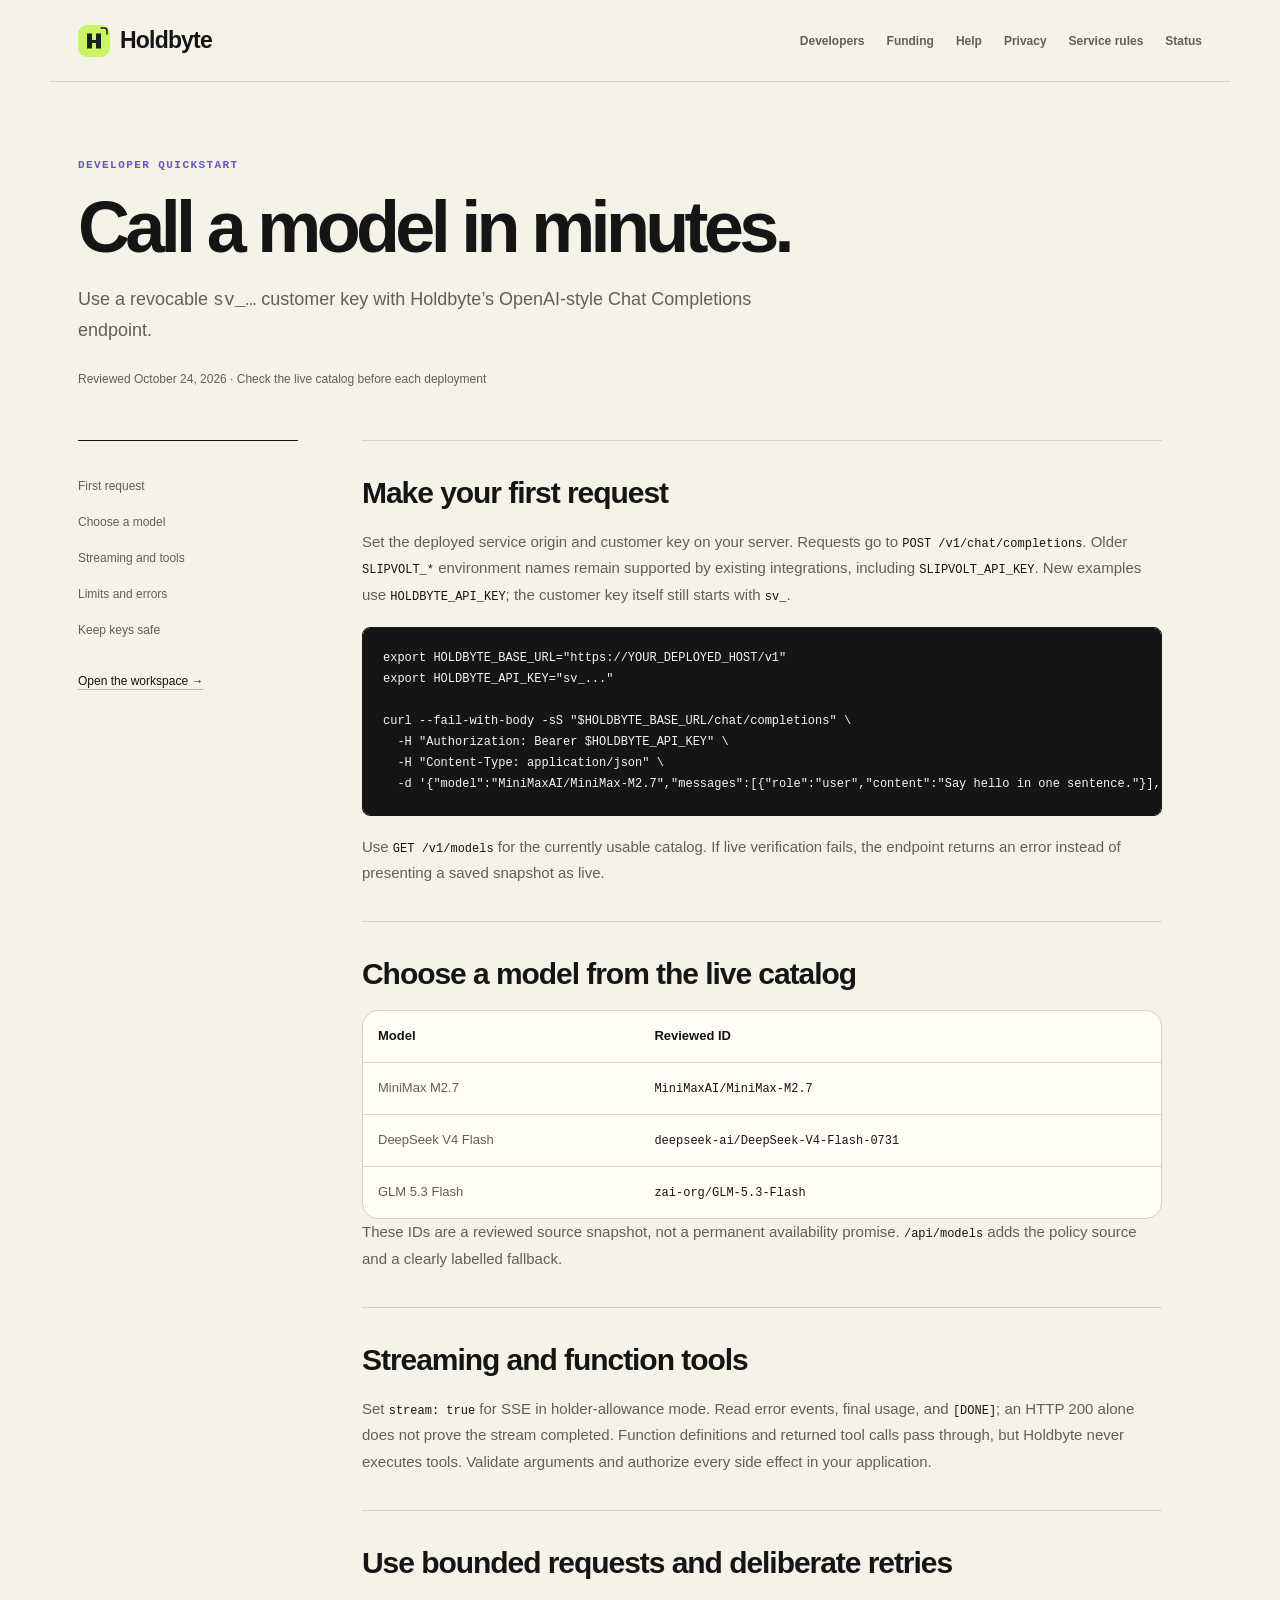
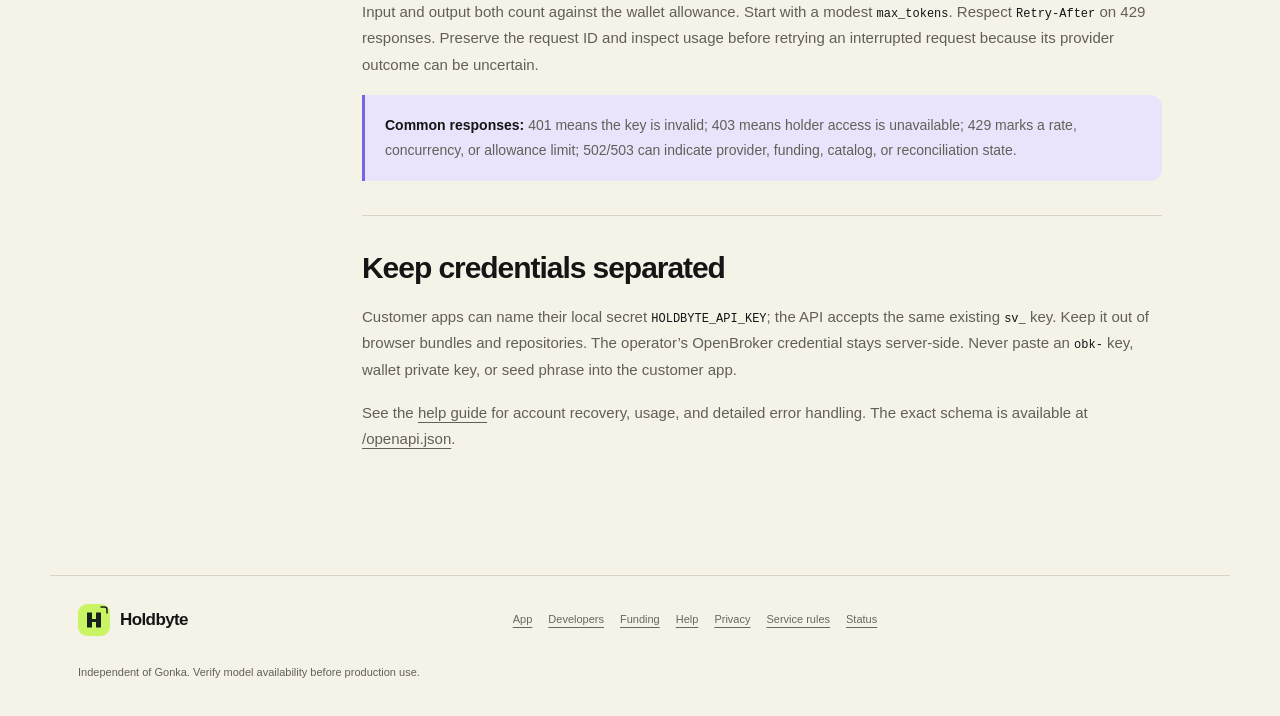
<file: public/developers/index.html>
<!doctype html>
<html lang="en"><head><meta charset="utf-8"><meta name="viewport" content="width=device-width,initial-scale=1"><title>Developer quickstart · Holdbyte</title><meta name="description" content="Connect an app to Holdbyte with a customer API key and the live model catalog."><link rel="icon" href="../favicon.svg"><link rel="stylesheet" href="../styles.css"><link rel="stylesheet" href="../content.css"></head>
<body class="doc-page"><a class="skip" href="#main">Skip to content</a>
<header class="top"><a class="brand" href="../" aria-label="Holdbyte home"><img class="brand-mark" src="../assets/brand-mark.svg" width="32" height="32" alt=""><span data-site-name>Holdbyte</span></a><nav aria-label="Documentation navigation"><a href="../developers/">Developers</a><a href="../funding/">Funding</a><a href="../help/">Help</a><a href="../privacy/">Privacy</a><a href="../terms/">Service rules</a><a href="../status/">Status</a></nav></header>
<main id="main"><div class="doc-header"><span class="eyebrow">DEVELOPER QUICKSTART</span><h1>Call a model in minutes.</h1><p>Use a revocable <code>sv_…</code> customer key with Holdbyte’s OpenAI-style Chat Completions endpoint.</p><p class="doc-date">Reviewed October 24, 2026 · Check the live catalog before each deployment</p></div>
<div class="doc-layout"><aside><nav aria-label="On this page"><a href="#start">First request</a><a href="#models">Choose a model</a><a href="#features">Streaming and tools</a><a href="#errors">Limits and errors</a><a href="#security">Keep keys safe</a></nav><a class="text-link" href="../#playground">Open the workspace →</a></aside><article class="doc-body">
<section id="start"><h2>Make your first request</h2><p>Set the deployed service origin and customer key on your server. Requests go to <code>POST /v1/chat/completions</code>. Older <code>SLIPVOLT_*</code> environment names remain supported by existing integrations, including <code>SLIPVOLT_API_KEY</code>. New examples use <code>HOLDBYTE_API_KEY</code>; the customer key itself still starts with <code>sv_</code>.</p><pre><code>export HOLDBYTE_BASE_URL="https://YOUR_DEPLOYED_HOST/v1"
export HOLDBYTE_API_KEY="sv_..."

curl --fail-with-body -sS "$HOLDBYTE_BASE_URL/chat/completions" \
  -H "Authorization: Bearer $HOLDBYTE_API_KEY" \
  -H "Content-Type: application/json" \
  -d '{"model":"MiniMaxAI/MiniMax-M2.7","messages":[{"role":"user","content":"Say hello in one sentence."}],"max_tokens":256}'</code></pre><p>Use <code>GET /v1/models</code> for the currently usable catalog. If live verification fails, the endpoint returns an error instead of presenting a saved snapshot as live.</p></section>
<section id="models"><h2>Choose a model from the live catalog</h2><div class="table-scroll" tabindex="0" role="region" aria-label="Reviewed model IDs"><table><thead><tr><th scope="col">Model</th><th scope="col">Reviewed ID</th></tr></thead><tbody><tr><td>MiniMax M2.7</td><td><code>MiniMaxAI/MiniMax-M2.7</code></td></tr><tr><td>DeepSeek V4 Flash</td><td><code>deepseek-ai/DeepSeek-V4-Flash-0731</code></td></tr><tr><td>GLM 5.3 Flash</td><td><code>zai-org/GLM-5.3-Flash</code></td></tr></tbody></table></div><p>These IDs are a reviewed source snapshot, not a permanent availability promise. <code>/api/models</code> adds the policy source and a clearly labelled fallback.</p></section>
<section id="features"><h2>Streaming and function tools</h2><p>Set <code>stream: true</code> for SSE in holder-allowance mode. Read error events, final usage, and <code>[DONE]</code>; an HTTP 200 alone does not prove the stream completed. Function definitions and returned tool calls pass through, but Holdbyte never executes tools. Validate arguments and authorize every side effect in your application.</p></section>
<section id="errors"><h2>Use bounded requests and deliberate retries</h2><p>Input and output both count against the wallet allowance. Start with a modest <code>max_tokens</code>. Respect <code>Retry-After</code> on 429 responses. Preserve the request ID and inspect usage before retrying an interrupted request because its provider outcome can be uncertain.</p><div class="notice"><p><strong>Common responses:</strong> 401 means the key is invalid; 403 means holder access is unavailable; 429 marks a rate, concurrency, or allowance limit; 502/503 can indicate provider, funding, catalog, or reconciliation state.</p></div></section>
<section id="security"><h2>Keep credentials separated</h2><p>Customer apps can name their local secret <code>HOLDBYTE_API_KEY</code>; the API accepts the same existing <code>sv_</code> key. Keep it out of browser bundles and repositories. The operator’s OpenBroker credential stays server-side. Never paste an <code>obk-</code> key, wallet private key, or seed phrase into the customer app.</p><p>See the <a href="../help/">help guide</a> for account recovery, usage, and detailed error handling. The exact schema is available at <a href="/openapi.json">/openapi.json</a>.</p></section>
</article></div></main>
<footer><a class="brand" href="../" aria-label="Holdbyte home"><img class="brand-mark" src="../assets/brand-mark.svg" width="32" height="32" alt=""><span data-site-name>Holdbyte</span></a><nav class="footer-links" aria-label="Footer navigation"><a href="../">App</a><a href="../developers/">Developers</a><a href="../funding/">Funding</a><a href="../help/">Help</a><a href="../privacy/">Privacy</a><a href="../terms/">Service rules</a><a href="../status/">Status</a></nav><p>Independent of Gonka. Verify model availability before production use.</p></footer></body></html>
</file>
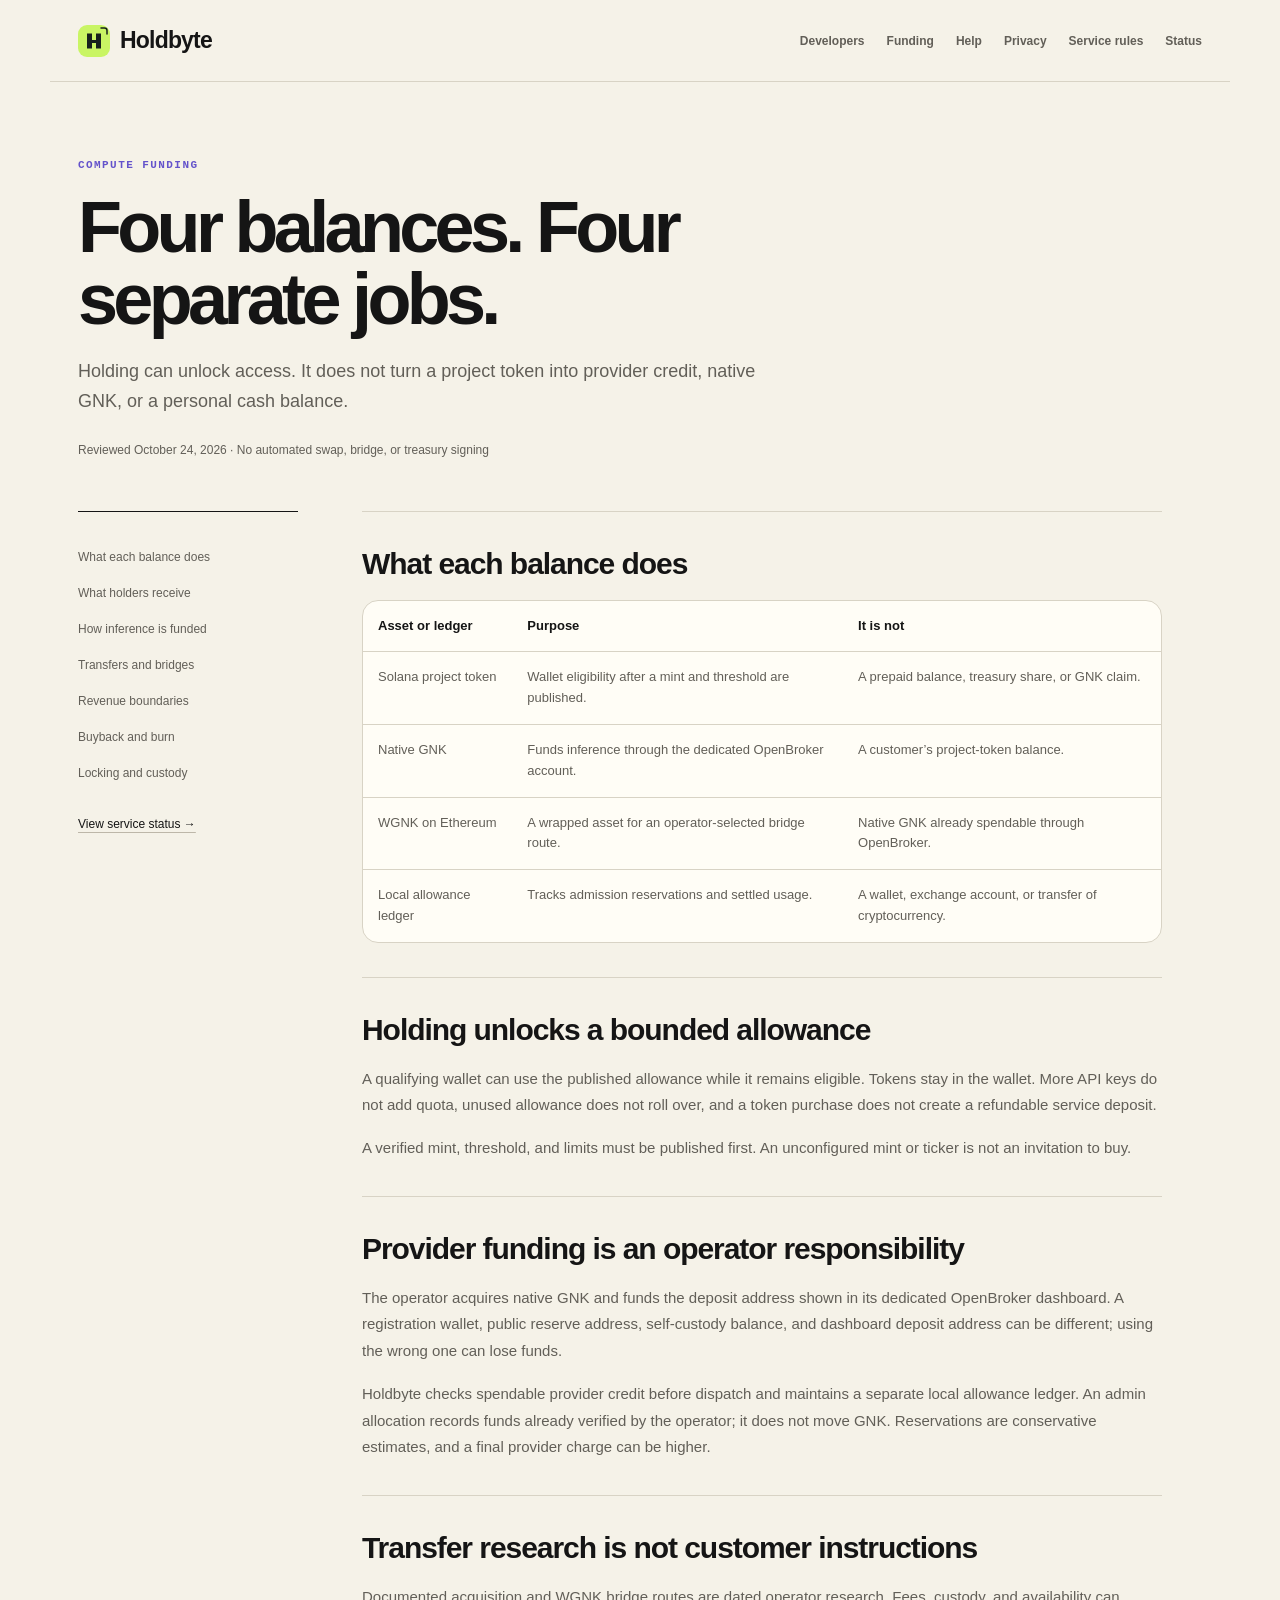
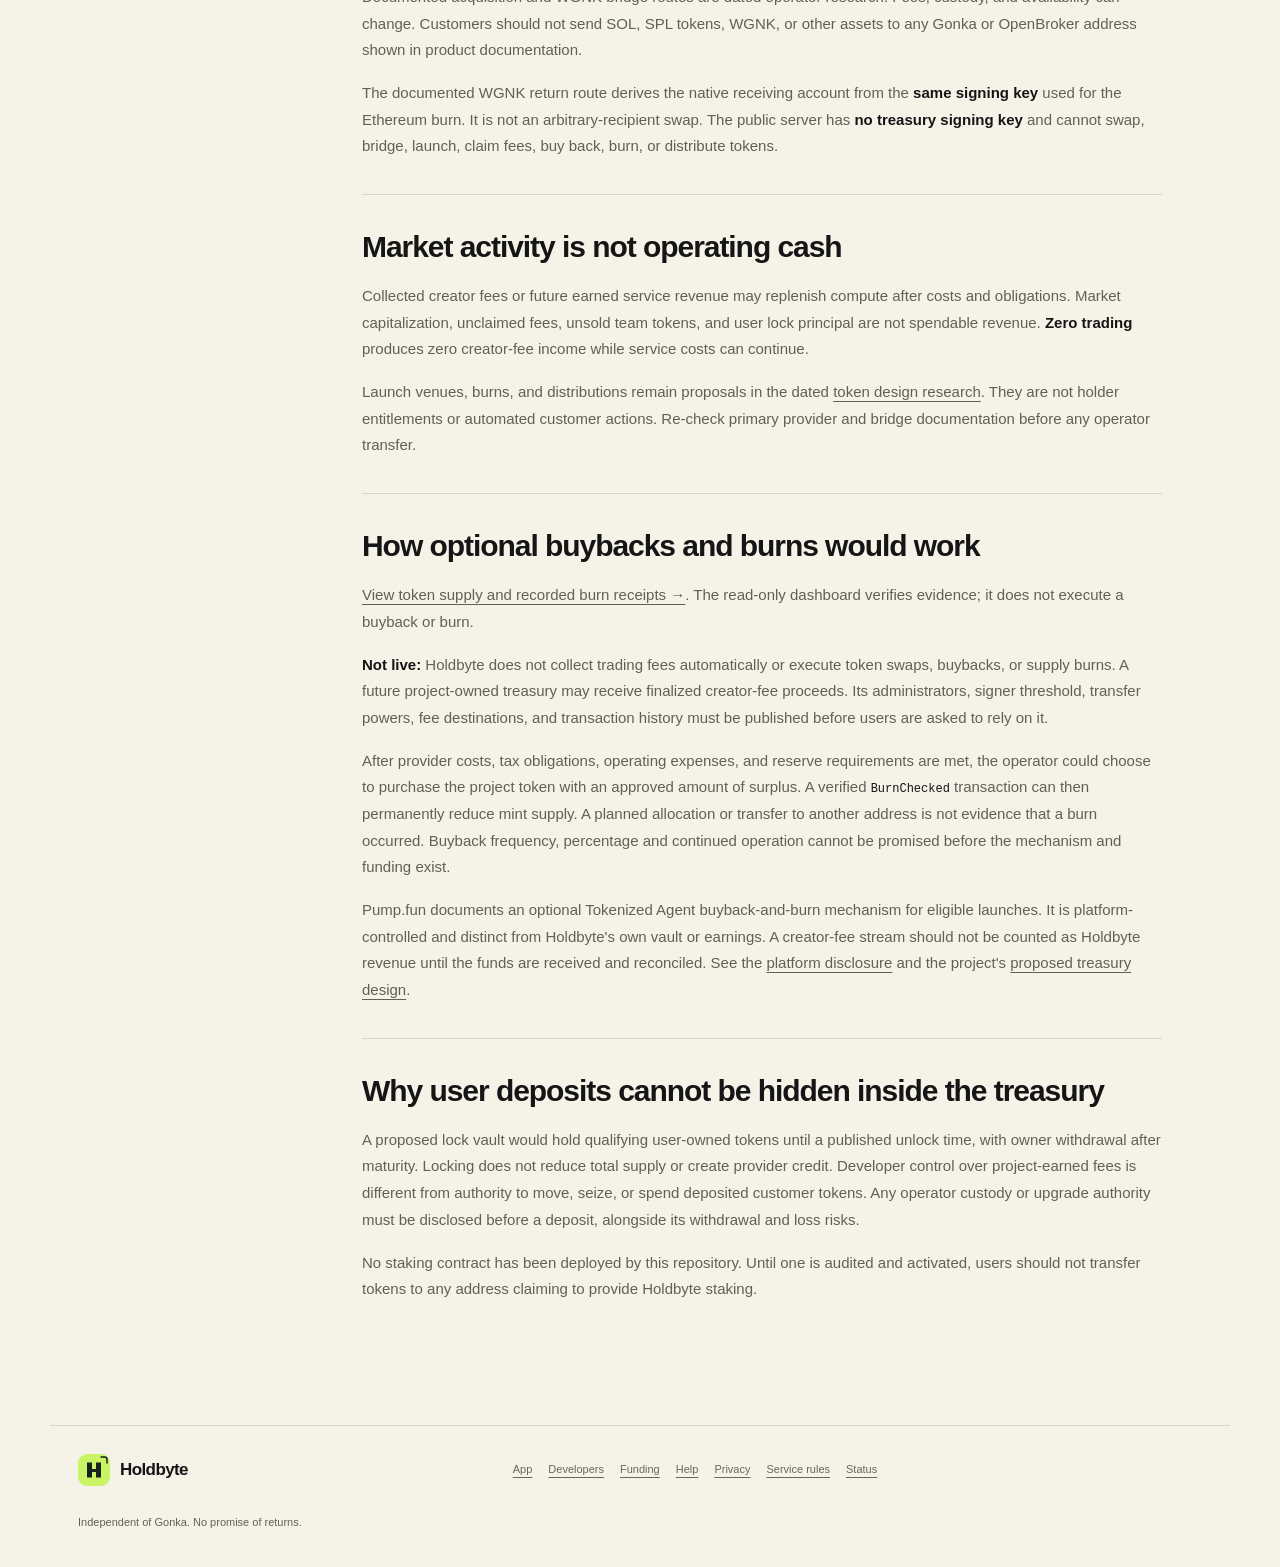
<file: public/funding/index.html>
<!doctype html>
<html lang="en"><head><meta charset="utf-8"><meta name="viewport" content="width=device-width,initial-scale=1"><title>How compute is funded · Holdbyte</title><meta name="description" content="How the access token, native GNK, WGNK, provider credit, and local allowance ledger differ."><link rel="icon" href="../favicon.svg"><link rel="stylesheet" href="../styles.css"><link rel="stylesheet" href="../content.css"></head>
<body class="doc-page"><a class="skip" href="#main">Skip to content</a><header class="top"><a class="brand" href="../" aria-label="Holdbyte home"><img class="brand-mark" src="../assets/brand-mark.svg" width="32" height="32" alt=""><span data-site-name>Holdbyte</span></a><nav aria-label="Documentation navigation"><a href="../developers/">Developers</a><a href="../funding/">Funding</a><a href="../help/">Help</a><a href="../privacy/">Privacy</a><a href="../terms/">Service rules</a><a href="../status/">Status</a></nav></header>
<main id="main"><div class="doc-header"><span class="eyebrow">COMPUTE FUNDING</span><h1>Four balances. Four separate jobs.</h1><p>Holding can unlock access. It does not turn a project token into provider credit, native GNK, or a personal cash balance.</p><p class="doc-date">Reviewed October 24, 2026 · No automated swap, bridge, or treasury signing</p></div>
<div class="doc-layout"><aside><nav aria-label="On this page"><a href="#roles">What each balance does</a><a href="#access">What holders receive</a><a href="#provider">How inference is funded</a><a href="#routes">Transfers and bridges</a><a href="#revenue">Revenue boundaries</a><a href="#burns">Buyback and burn</a><a href="#locks">Locking and custody</a></nav><a class="text-link" href="../status/">View service status →</a></aside><article class="doc-body">
<section id="roles"><h2>What each balance does</h2><div class="table-scroll" tabindex="0" role="region" aria-label="Asset and ledger roles"><table><thead><tr><th scope="col">Asset or ledger</th><th scope="col">Purpose</th><th scope="col">It is not</th></tr></thead><tbody><tr><td>Solana project token</td><td>Wallet eligibility after a mint and threshold are published.</td><td>A prepaid balance, treasury share, or GNK claim.</td></tr><tr><td>Native GNK</td><td>Funds inference through the dedicated OpenBroker account.</td><td>A customer’s project-token balance.</td></tr><tr><td>WGNK on Ethereum</td><td>A wrapped asset for an operator-selected bridge route.</td><td>Native GNK already spendable through OpenBroker.</td></tr><tr><td>Local allowance ledger</td><td>Tracks admission reservations and settled usage.</td><td>A wallet, exchange account, or transfer of cryptocurrency.</td></tr></tbody></table></div></section>
<section id="access"><h2>Holding unlocks a bounded allowance</h2><p>A qualifying wallet can use the published allowance while it remains eligible. Tokens stay in the wallet. More API keys do not add quota, unused allowance does not roll over, and a token purchase does not create a refundable service deposit.</p><p>A verified mint, threshold, and limits must be published first. An unconfigured mint or ticker is not an invitation to buy.</p></section>
<section id="provider"><h2>Provider funding is an operator responsibility</h2><p>The operator acquires native GNK and funds the deposit address shown in its dedicated OpenBroker dashboard. A registration wallet, public reserve address, self-custody balance, and dashboard deposit address can be different; using the wrong one can lose funds.</p><p>Holdbyte checks spendable provider credit before dispatch and maintains a separate local allowance ledger. An admin allocation records funds already verified by the operator; it does not move GNK. Reservations are conservative estimates, and a final provider charge can be higher.</p></section>
<section id="routes"><h2>Transfer research is not customer instructions</h2><p>Documented acquisition and WGNK bridge routes are dated operator research. Fees, custody, and availability can change. Customers should not send SOL, SPL tokens, WGNK, or other assets to any Gonka or OpenBroker address shown in product documentation.</p><p>The documented WGNK return route derives the native receiving account from the <strong>same signing key</strong> used for the Ethereum burn. It is not an arbitrary-recipient swap. The public server has <strong>no treasury signing key</strong> and cannot swap, bridge, launch, claim fees, buy back, burn, or distribute tokens.</p></section>
<section id="revenue"><h2>Market activity is not operating cash</h2><p>Collected creator fees or future earned service revenue may replenish compute after costs and obligations. Market capitalization, unclaimed fees, unsold team tokens, and user lock principal are not spendable revenue. <strong>Zero trading</strong> produces zero creator-fee income while service costs can continue.</p><p>Launch venues, burns, and distributions remain proposals in the dated <a href="https://github.com/NosytLabs/Slipvolt/blob/main/docs/TOKEN-DESIGN.md" target="_blank" rel="noopener noreferrer">token design research</a>. They are not holder entitlements or automated customer actions. Re-check primary provider and bridge documentation before any operator transfer.</p></section>
<section id="burns"><h2>How optional buybacks and burns would work</h2><p><a href="../token/">View token supply and recorded burn receipts →</a>. The read-only dashboard verifies evidence; it does not execute a buyback or burn.</p><p><strong>Not live:</strong> Holdbyte does not collect trading fees automatically or execute token swaps, buybacks, or supply burns. A future project-owned treasury may receive finalized creator-fee proceeds. Its administrators, signer threshold, transfer powers, fee destinations, and transaction history must be published before users are asked to rely on it.</p><p>After provider costs, tax obligations, operating expenses, and reserve requirements are met, the operator could choose to purchase the project token with an approved amount of surplus. A verified <code>BurnChecked</code> transaction can then permanently reduce mint supply. A planned allocation or transfer to another address is not evidence that a burn occurred. Buyback frequency, percentage and continued operation cannot be promised before the mechanism and funding exist.</p><p>Pump.fun documents an optional Tokenized Agent buyback-and-burn mechanism for eligible launches. It is platform-controlled and distinct from Holdbyte's own vault or earnings. A creator-fee stream should not be counted as Holdbyte revenue until the funds are received and reconciled. See the <a href="https://pump.fun/docs/tokenized-agent-disclaimer" target="_blank" rel="noopener noreferrer">platform disclosure</a> and the project's <a href="https://github.com/NosytLabs/Slipvolt/blob/main/docs/TOKEN-DESIGN.md" target="_blank" rel="noopener noreferrer">proposed treasury design</a>.</p></section>
<section id="locks"><h2>Why user deposits cannot be hidden inside the treasury</h2><p>A proposed lock vault would hold qualifying user-owned tokens until a published unlock time, with owner withdrawal after maturity. Locking does not reduce total supply or create provider credit. Developer control over project-earned fees is different from authority to move, seize, or spend deposited customer tokens. Any operator custody or upgrade authority must be disclosed before a deposit, alongside its withdrawal and loss risks.</p><p>No staking contract has been deployed by this repository. Until one is audited and activated, users should not transfer tokens to any address claiming to provide Holdbyte staking.</p></section>
</article></div></main>
<footer><a class="brand" href="../" aria-label="Holdbyte home"><img class="brand-mark" src="../assets/brand-mark.svg" width="32" height="32" alt=""><span data-site-name>Holdbyte</span></a><nav class="footer-links" aria-label="Footer navigation"><a href="../">App</a><a href="../developers/">Developers</a><a href="../funding/">Funding</a><a href="../help/">Help</a><a href="../privacy/">Privacy</a><a href="../terms/">Service rules</a><a href="../status/">Status</a></nav><p>Independent of Gonka. No promise of returns.</p></footer></body></html>
</file>
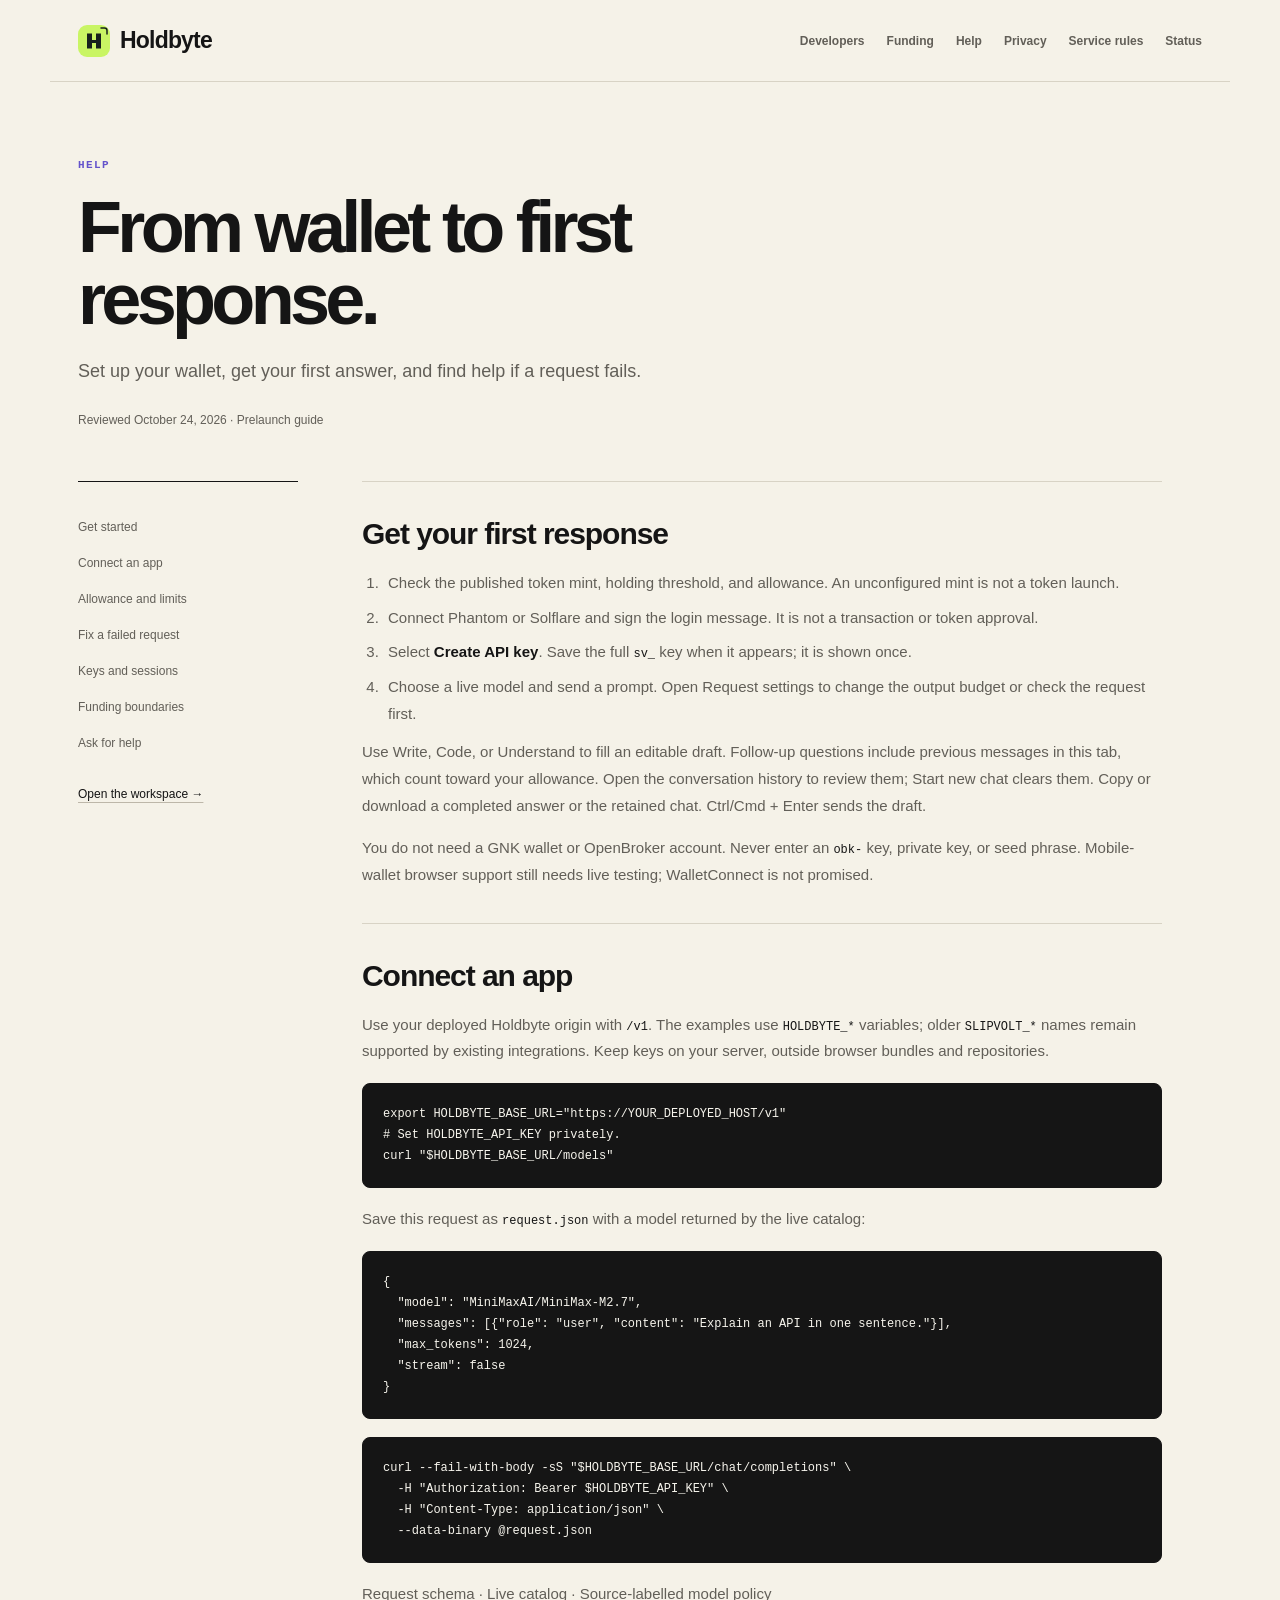
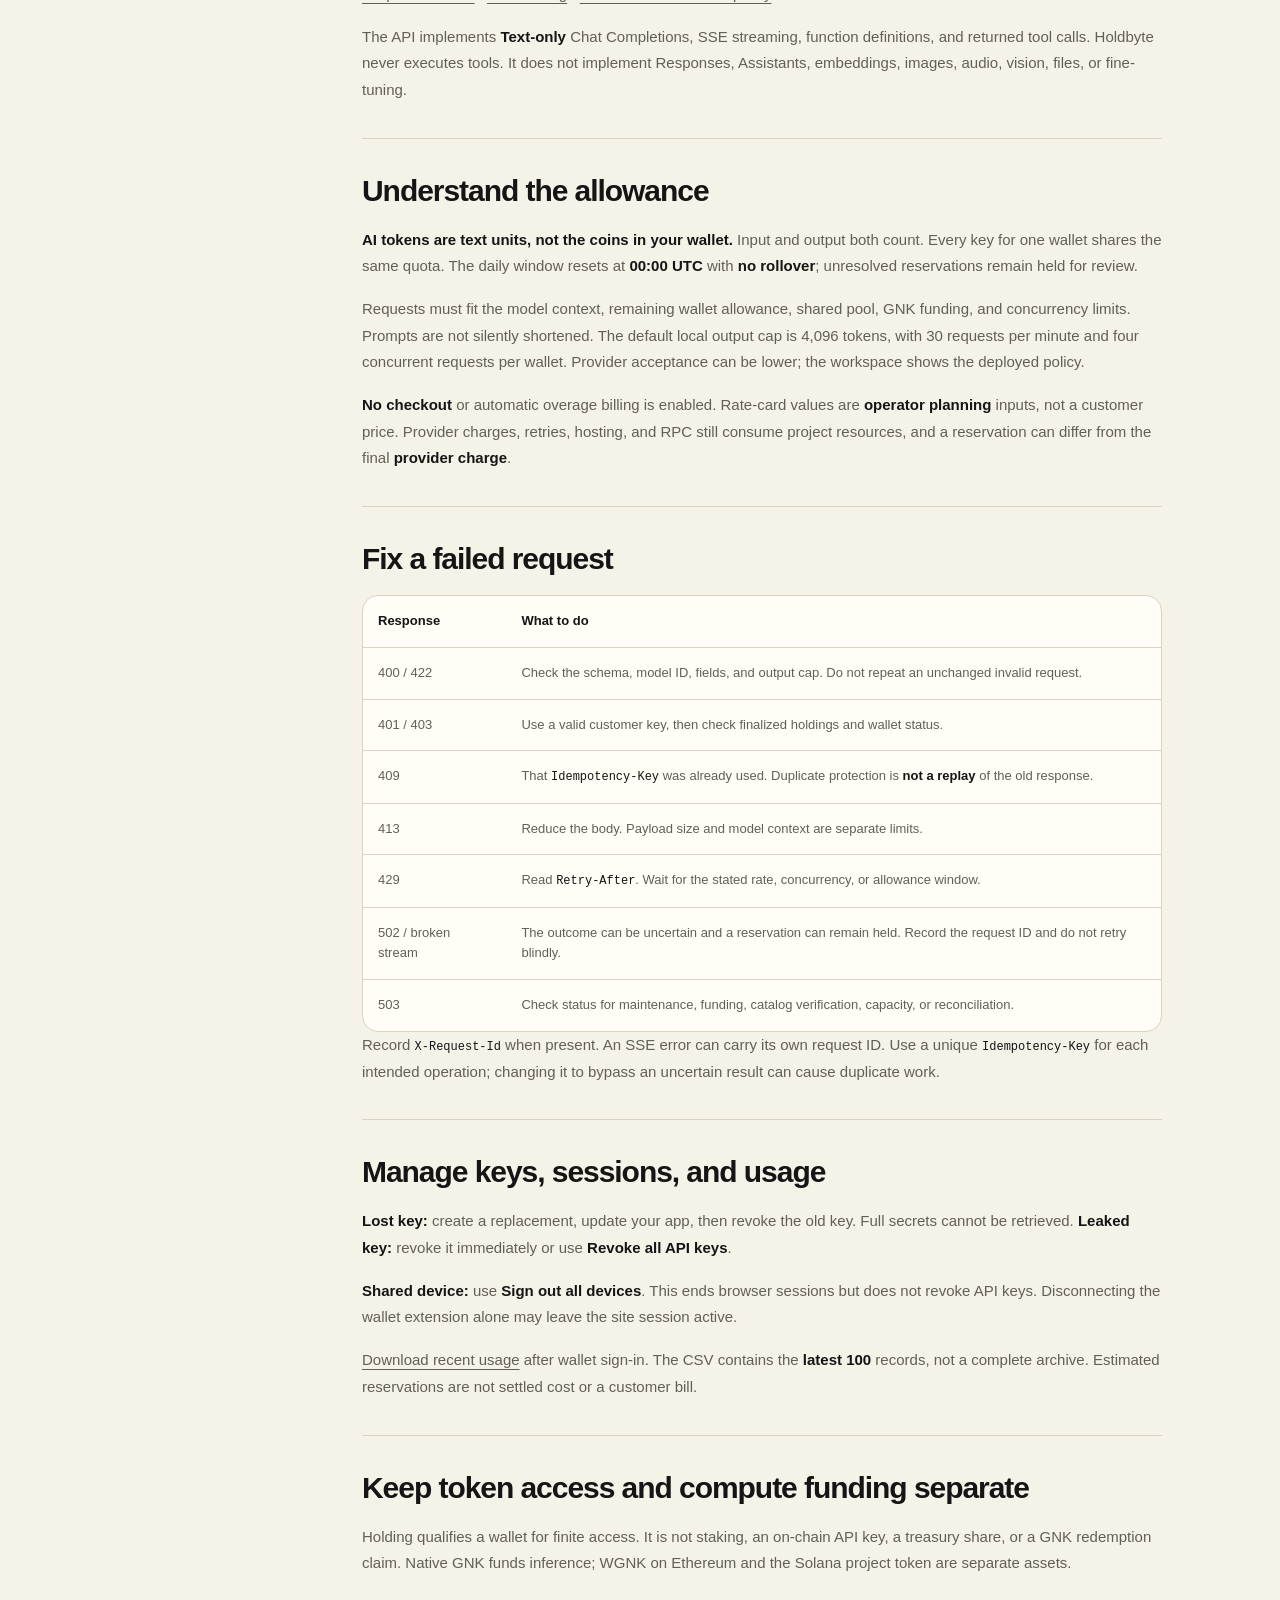
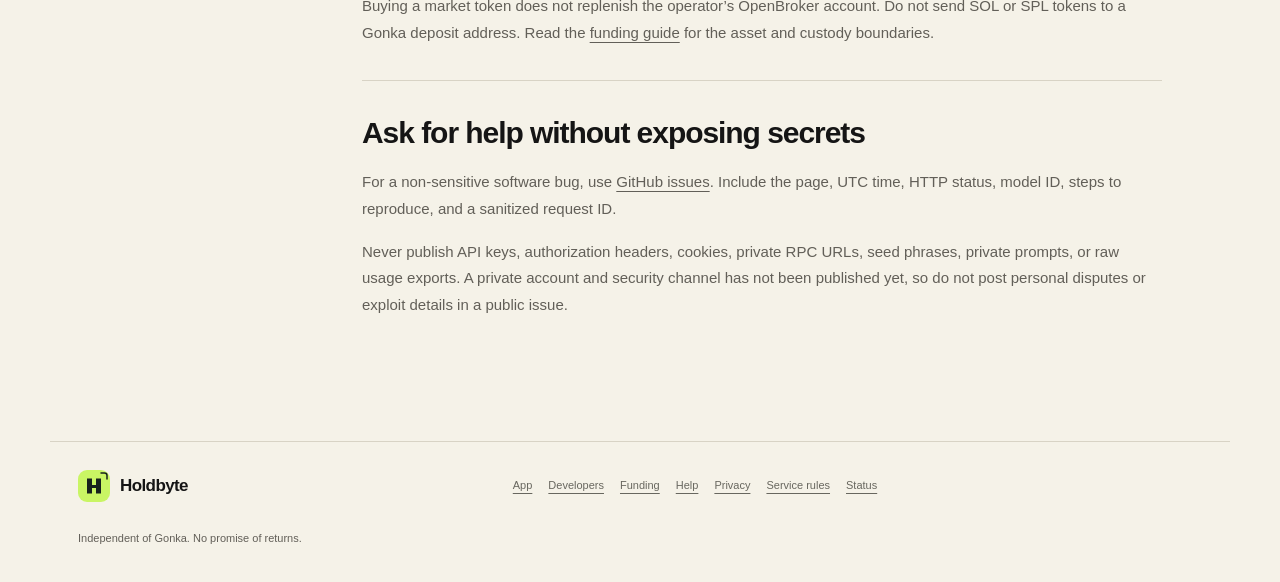
<file: public/help/index.html>
<!doctype html>
<html lang="en"><head><meta charset="utf-8"><meta name="viewport" content="width=device-width,initial-scale=1"><title>Help · Holdbyte</title><meta name="description" content="Connect a wallet, create an API key, understand your allowance, and recover from failed requests."><link rel="icon" href="../favicon.svg"><link rel="stylesheet" href="../styles.css"><link rel="stylesheet" href="../content.css"></head>
<body class="doc-page"><a class="skip" href="#main">Skip to content</a><header class="top"><a class="brand" href="../" aria-label="Holdbyte home"><img class="brand-mark" src="../assets/brand-mark.svg" width="32" height="32" alt=""><span data-site-name>Holdbyte</span></a><nav aria-label="Documentation navigation"><a href="../developers/">Developers</a><a href="../funding/">Funding</a><a href="../help/">Help</a><a href="../privacy/">Privacy</a><a href="../terms/">Service rules</a><a href="../status/">Status</a></nav></header>
<main id="main"><div class="doc-header"><span class="eyebrow">HELP</span><h1>From wallet to first response.</h1><p>Set up your wallet, get your first answer, and find help if a request fails.</p><p class="doc-date">Reviewed October 24, 2026 · Prelaunch guide</p></div>
<div class="doc-layout"><aside><nav aria-label="On this page"><a href="#start">Get started</a><a href="#api">Connect an app</a><a href="#limits">Allowance and limits</a><a href="#errors">Fix a failed request</a><a href="#account">Keys and sessions</a><a href="#boundaries">Funding boundaries</a><a href="#support">Ask for help</a></nav><a class="text-link" href="../#playground">Open the workspace →</a></aside><article class="doc-body">
<section id="start"><h2>Get your first response</h2><ol><li>Check the published token mint, holding threshold, and allowance. An unconfigured mint is not a token launch.</li><li>Connect Phantom or Solflare and sign the login message. It is not a transaction or token approval.</li><li>Select <strong>Create API key</strong>. Save the full <code>sv_</code> key when it appears; it is shown once.</li><li>Choose a live model and send a prompt. Open Request settings to change the output budget or check the request first.</li></ol><p>Use Write, Code, or Understand to fill an editable draft. Follow-up questions include previous messages in this tab, which count toward your allowance. Open the conversation history to review them; Start new chat clears them. Copy or download a completed answer or the retained chat. Ctrl/Cmd + Enter sends the draft.</p><p>You do not need a GNK wallet or OpenBroker account. Never enter an <code>obk-</code> key, private key, or seed phrase. Mobile-wallet browser support still needs live testing; WalletConnect is not promised.</p></section>
<section id="api"><h2>Connect an app</h2><p>Use your deployed Holdbyte origin with <code>/v1</code>. The examples use <code>HOLDBYTE_*</code> variables; older <code>SLIPVOLT_*</code> names remain supported by existing integrations. Keep keys on your server, outside browser bundles and repositories.</p><pre><code>export HOLDBYTE_BASE_URL="https://YOUR_DEPLOYED_HOST/v1"
# Set HOLDBYTE_API_KEY privately.
curl "$HOLDBYTE_BASE_URL/models"</code></pre><p>Save this request as <code>request.json</code> with a model returned by the live catalog:</p><pre><code class="json-example">{
  "model": "MiniMaxAI/MiniMax-M2.7",
  "messages": [{"role": "user", "content": "Explain an API in one sentence."}],
  "max_tokens": 1024,
  "stream": false
}</code></pre><pre><code>curl --fail-with-body -sS "$HOLDBYTE_BASE_URL/chat/completions" \
  -H "Authorization: Bearer $HOLDBYTE_API_KEY" \
  -H "Content-Type: application/json" \
  --data-binary @request.json</code></pre><p><a href="/openapi.json">Request schema</a> · <a href="/v1/models">Live catalog</a> · <a href="/api/models">Source-labelled model policy</a></p><p>The API implements <strong>Text-only</strong> Chat Completions, SSE streaming, function definitions, and returned tool calls. Holdbyte never executes tools. It does not implement Responses, Assistants, embeddings, images, audio, vision, files, or fine-tuning.</p></section>
<section id="limits"><h2>Understand the allowance</h2><p><strong>AI tokens are text units, not the coins in your wallet.</strong> Input and output both count. Every key for one wallet shares the same quota. The daily window resets at <strong>00:00 UTC</strong> with <strong>no rollover</strong>; unresolved reservations remain held for review.</p><p>Requests must fit the model context, remaining wallet allowance, shared pool, GNK funding, and concurrency limits. Prompts are not silently shortened. The default local output cap is 4,096 tokens, with 30 requests per minute and four concurrent requests per wallet. Provider acceptance can be lower; the workspace shows the deployed policy.</p><p><strong>No checkout</strong> or automatic overage billing is enabled. Rate-card values are <strong>operator planning</strong> inputs, not a customer price. Provider charges, retries, hosting, and RPC still consume project resources, and a reservation can differ from the final <strong>provider charge</strong>.</p></section>
<section id="errors"><h2>Fix a failed request</h2><div class="table-scroll" tabindex="0" role="region" aria-label="Request troubleshooting"><table><thead><tr><th scope="col">Response</th><th scope="col">What to do</th></tr></thead><tbody>
<tr><td>400 / 422</td><td>Check the schema, model ID, fields, and output cap. Do not repeat an unchanged invalid request.</td></tr>
<tr><td>401 / 403</td><td>Use a valid customer key, then check finalized holdings and wallet status.</td></tr>
<tr><td>409</td><td>That <code>Idempotency-Key</code> was already used. Duplicate protection is <strong>not a replay</strong> of the old response.</td></tr>
<tr><td>413</td><td>Reduce the body. Payload size and model context are separate limits.</td></tr>
<tr><td>429</td><td>Read <code>Retry-After</code>. Wait for the stated rate, concurrency, or allowance window.</td></tr>
<tr><td>502 / broken stream</td><td>The outcome can be uncertain and a reservation can remain held. Record the request ID and do not retry blindly.</td></tr>
<tr><td>503</td><td>Check status for maintenance, funding, catalog verification, capacity, or reconciliation.</td></tr></tbody></table></div><p>Record <code>X-Request-Id</code> when present. An SSE error can carry its own request ID. Use a unique <code>Idempotency-Key</code> for each intended operation; changing it to bypass an uncertain result can cause duplicate work.</p></section>
<section id="account"><h2>Manage keys, sessions, and usage</h2><p><strong>Lost key:</strong> create a replacement, update your app, then revoke the old key. Full secrets cannot be retrieved. <strong>Leaked key:</strong> revoke it immediately or use <strong>Revoke all API keys</strong>.</p><p><strong>Shared device:</strong> use <strong>Sign out all devices</strong>. This ends browser sessions but does not revoke API keys. Disconnecting the wallet extension alone may leave the site session active.</p><p><a href="/api/usage/export">Download recent usage</a> after wallet sign-in. The CSV contains the <strong>latest 100</strong> records, not a complete archive. Estimated reservations are not settled cost or a customer bill.</p></section>
<section id="boundaries"><h2>Keep token access and compute funding separate</h2><p>Holding qualifies a wallet for finite access. It is not staking, an on-chain API key, a treasury share, or a GNK redemption claim. Native GNK funds inference; WGNK on Ethereum and the Solana project token are separate assets.</p><p>Buying a market token does not replenish the operator’s OpenBroker account. Do not send SOL or SPL tokens to a Gonka deposit address. Read the <a href="../funding/">funding guide</a> for the asset and custody boundaries.</p></section>
<section id="support"><h2>Ask for help without exposing secrets</h2><p>For a non-sensitive software bug, use <a href="https://github.com/NosytLabs/Slipvolt/issues" target="_blank" rel="noopener noreferrer">GitHub issues</a>. Include the page, UTC time, HTTP status, model ID, steps to reproduce, and a sanitized request ID.</p><p>Never publish API keys, authorization headers, cookies, private RPC URLs, seed phrases, private prompts, or raw usage exports. A private account and security channel has not been published yet, so do not post personal disputes or exploit details in a public issue.</p></section>
</article></div></main>
<footer><a class="brand" href="../" aria-label="Holdbyte home"><img class="brand-mark" src="../assets/brand-mark.svg" width="32" height="32" alt=""><span data-site-name>Holdbyte</span></a><nav class="footer-links" aria-label="Footer navigation"><a href="../">App</a><a href="../developers/">Developers</a><a href="../funding/">Funding</a><a href="../help/">Help</a><a href="../privacy/">Privacy</a><a href="../terms/">Service rules</a><a href="../status/">Status</a></nav><p>Independent of Gonka. No promise of returns.</p></footer></body></html>
</file>
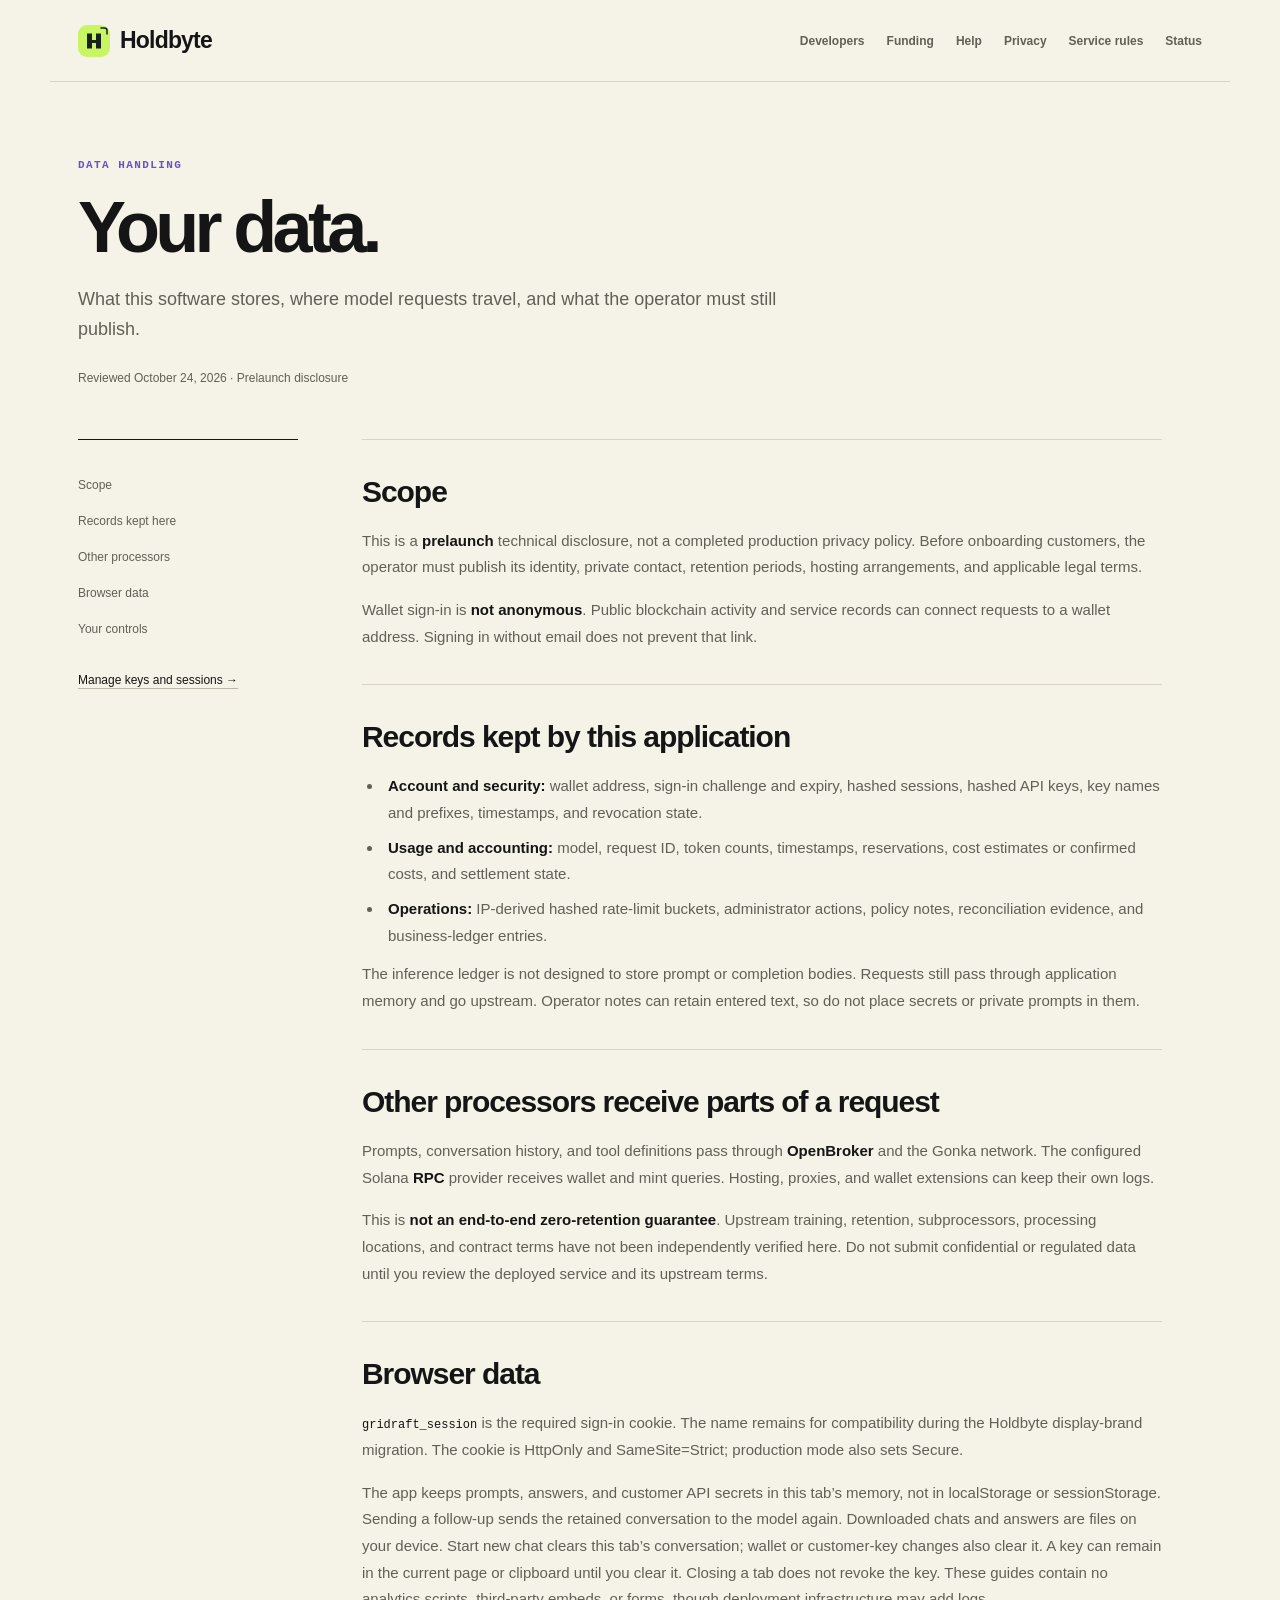
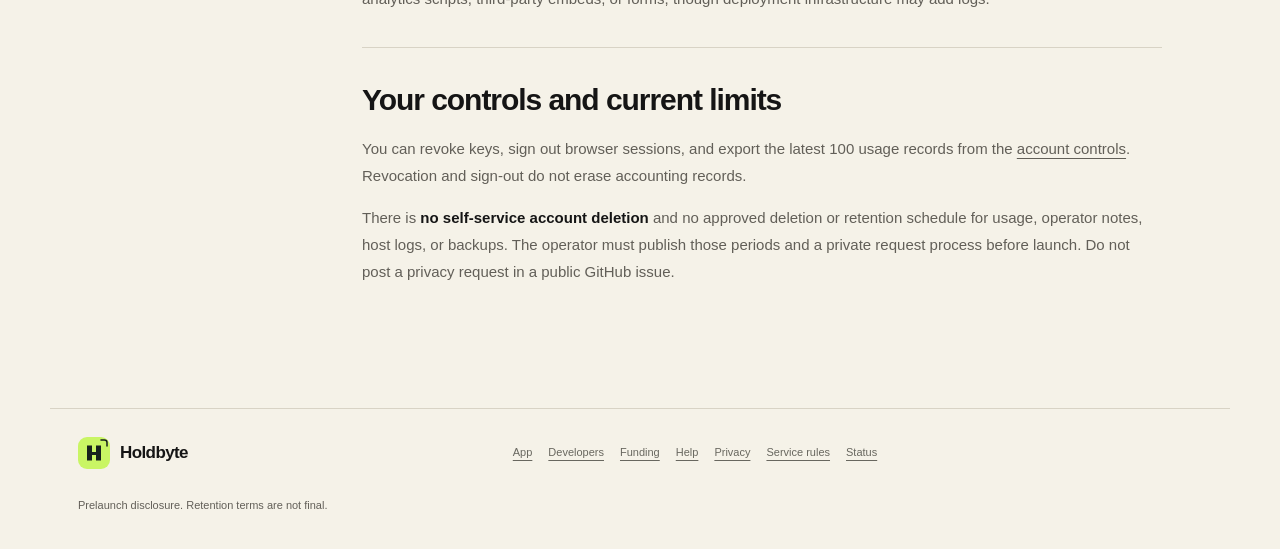
<file: public/privacy/index.html>
<!doctype html>
<html lang="en"><head><meta charset="utf-8"><meta name="viewport" content="width=device-width,initial-scale=1"><title>Your data · Holdbyte</title><meta name="description" content="What Holdbyte records, what reaches upstream providers, and which privacy details remain open before launch."><link rel="icon" href="../favicon.svg"><link rel="stylesheet" href="../styles.css"><link rel="stylesheet" href="../content.css"></head>
<body class="doc-page"><a class="skip" href="#main">Skip to content</a><header class="top"><a class="brand" href="../" aria-label="Holdbyte home"><img class="brand-mark" src="../assets/brand-mark.svg" width="32" height="32" alt=""><span data-site-name>Holdbyte</span></a><nav aria-label="Documentation navigation"><a href="../developers/">Developers</a><a href="../funding/">Funding</a><a href="../help/">Help</a><a href="../privacy/">Privacy</a><a href="../terms/">Service rules</a><a href="../status/">Status</a></nav></header>
<main id="main"><div class="doc-header"><span class="eyebrow">DATA HANDLING</span><h1>Your data.</h1><p>What this software stores, where model requests travel, and what the operator must still publish.</p><p class="doc-date">Reviewed October 24, 2026 · Prelaunch disclosure</p></div>
<div class="doc-layout"><aside><nav aria-label="On this page"><a href="#scope">Scope</a><a href="#data">Records kept here</a><a href="#providers">Other processors</a><a href="#browser">Browser data</a><a href="#control">Your controls</a></nav><a class="text-link" href="../help/#account">Manage keys and sessions →</a></aside><article class="doc-body">
<section id="scope"><h2>Scope</h2><p>This is a <strong>prelaunch</strong> technical disclosure, not a completed production privacy policy. Before onboarding customers, the operator must publish its identity, private contact, retention periods, hosting arrangements, and applicable legal terms.</p><p>Wallet sign-in is <strong>not anonymous</strong>. Public blockchain activity and service records can connect requests to a wallet address. Signing in without email does not prevent that link.</p></section>
<section id="data"><h2>Records kept by this application</h2><ul><li><strong>Account and security:</strong> wallet address, sign-in challenge and expiry, hashed sessions, hashed API keys, key names and prefixes, timestamps, and revocation state.</li><li><strong>Usage and accounting:</strong> model, request ID, token counts, timestamps, reservations, cost estimates or confirmed costs, and settlement state.</li><li><strong>Operations:</strong> IP-derived hashed rate-limit buckets, administrator actions, policy notes, reconciliation evidence, and business-ledger entries.</li></ul><p>The inference ledger is not designed to store prompt or completion bodies. Requests still pass through application memory and go upstream. Operator notes can retain entered text, so do not place secrets or private prompts in them.</p></section>
<section id="providers"><h2>Other processors receive parts of a request</h2><p>Prompts, conversation history, and tool definitions pass through <strong>OpenBroker</strong> and the Gonka network. The configured Solana <strong>RPC</strong> provider receives wallet and mint queries. Hosting, proxies, and wallet extensions can keep their own logs.</p><p>This is <strong>not an end-to-end zero-retention guarantee</strong>. Upstream training, retention, subprocessors, processing locations, and contract terms have not been independently verified here. Do not submit confidential or regulated data until you review the deployed service and its upstream terms.</p></section>
<section id="browser"><h2>Browser data</h2><p><code>gridraft_session</code> is the required sign-in cookie. The name remains for compatibility during the Holdbyte display-brand migration. The cookie is HttpOnly and SameSite=Strict; production mode also sets Secure.</p><p>The app keeps prompts, answers, and customer API secrets in this tab’s memory, not in localStorage or sessionStorage. Sending a follow-up sends the retained conversation to the model again. Downloaded chats and answers are files on your device. Start new chat clears this tab’s conversation; wallet or customer-key changes also clear it. A key can remain in the current page or clipboard until you clear it. Closing a tab does not revoke the key. These guides contain no analytics scripts, third-party embeds, or forms, though deployment infrastructure may add logs.</p></section>
<section id="control"><h2>Your controls and current limits</h2><p>You can revoke keys, sign out browser sessions, and export the latest 100 usage records from the <a href="../help/#account">account controls</a>. Revocation and sign-out do not erase accounting records.</p><p>There is <strong>no self-service account deletion</strong> and no approved deletion or retention schedule for usage, operator notes, host logs, or backups. The operator must publish those periods and a private request process before launch. Do not post a privacy request in a public GitHub issue.</p></section>
</article></div></main>
<footer><a class="brand" href="../" aria-label="Holdbyte home"><img class="brand-mark" src="../assets/brand-mark.svg" width="32" height="32" alt=""><span data-site-name>Holdbyte</span></a><nav class="footer-links" aria-label="Footer navigation"><a href="../">App</a><a href="../developers/">Developers</a><a href="../funding/">Funding</a><a href="../help/">Help</a><a href="../privacy/">Privacy</a><a href="../terms/">Service rules</a><a href="../status/">Status</a></nav><p>Prelaunch disclosure. Retention terms are not final.</p></footer></body></html>
</file>
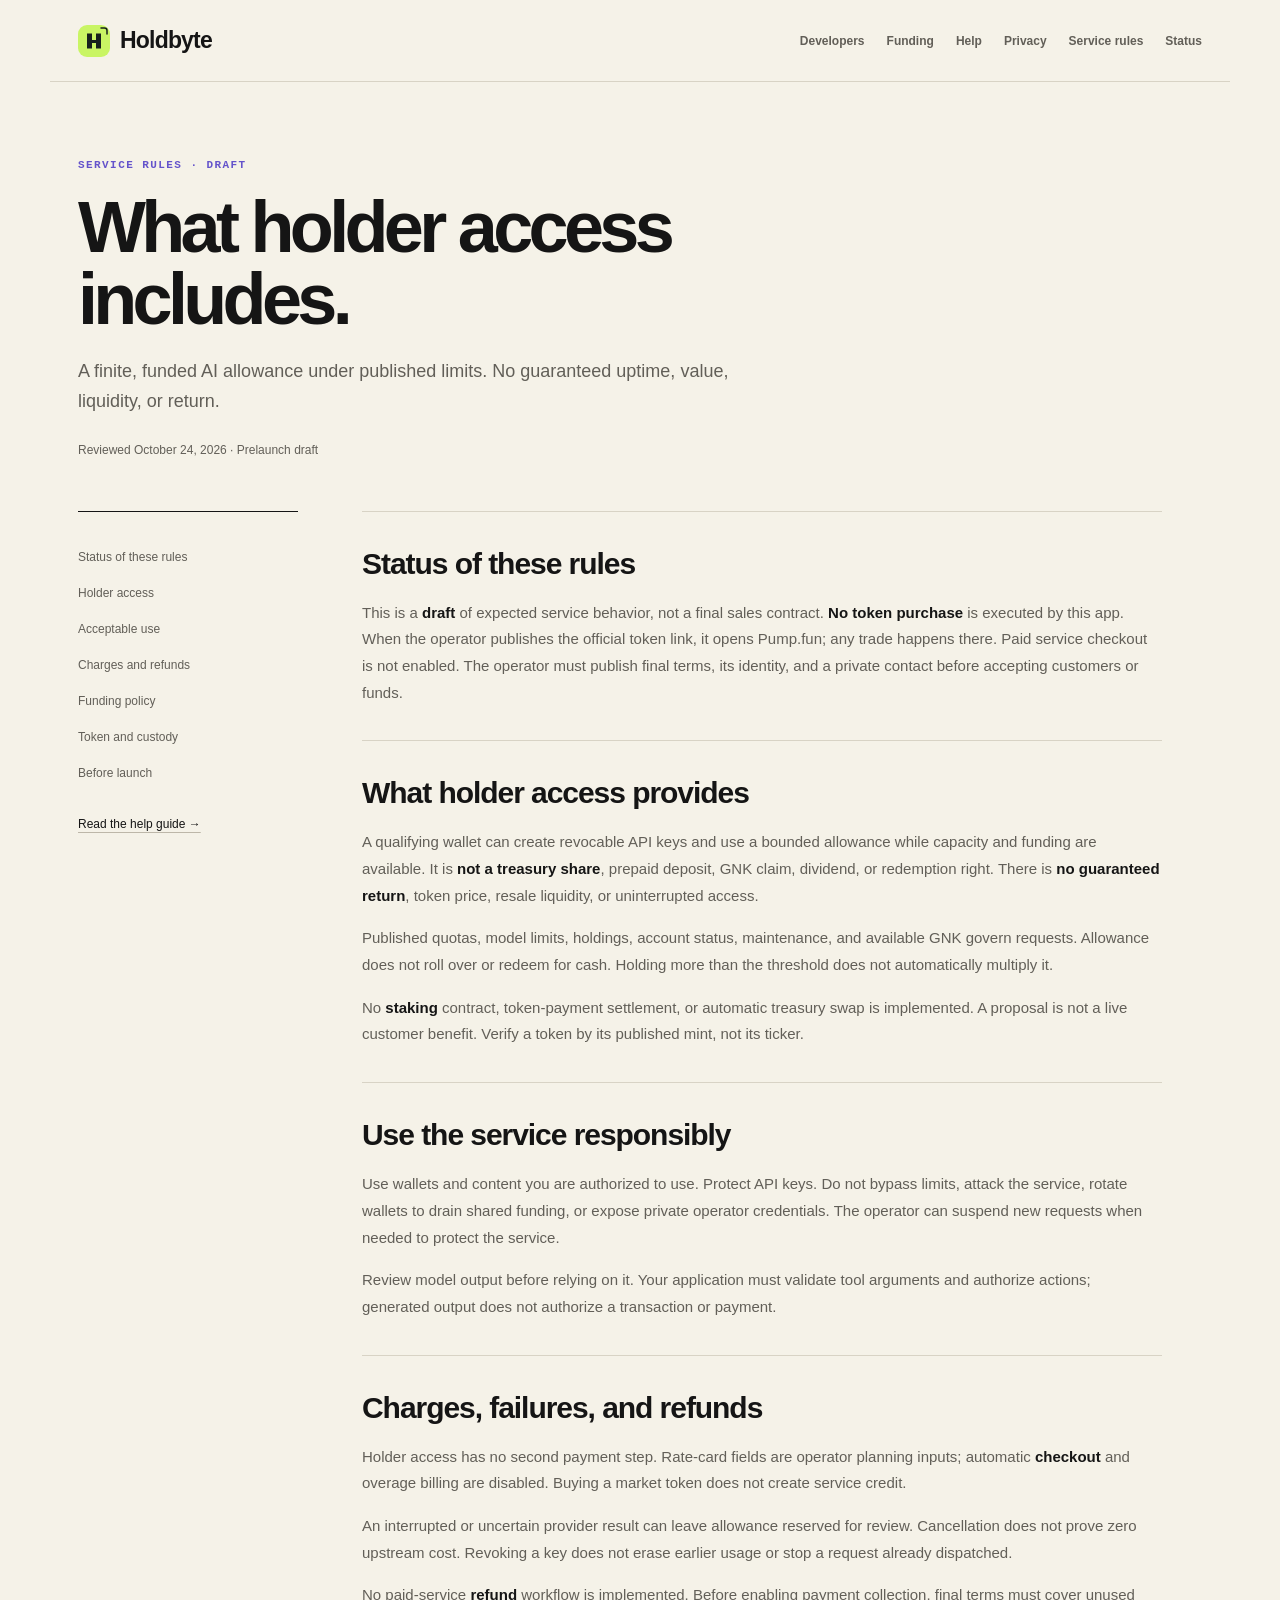
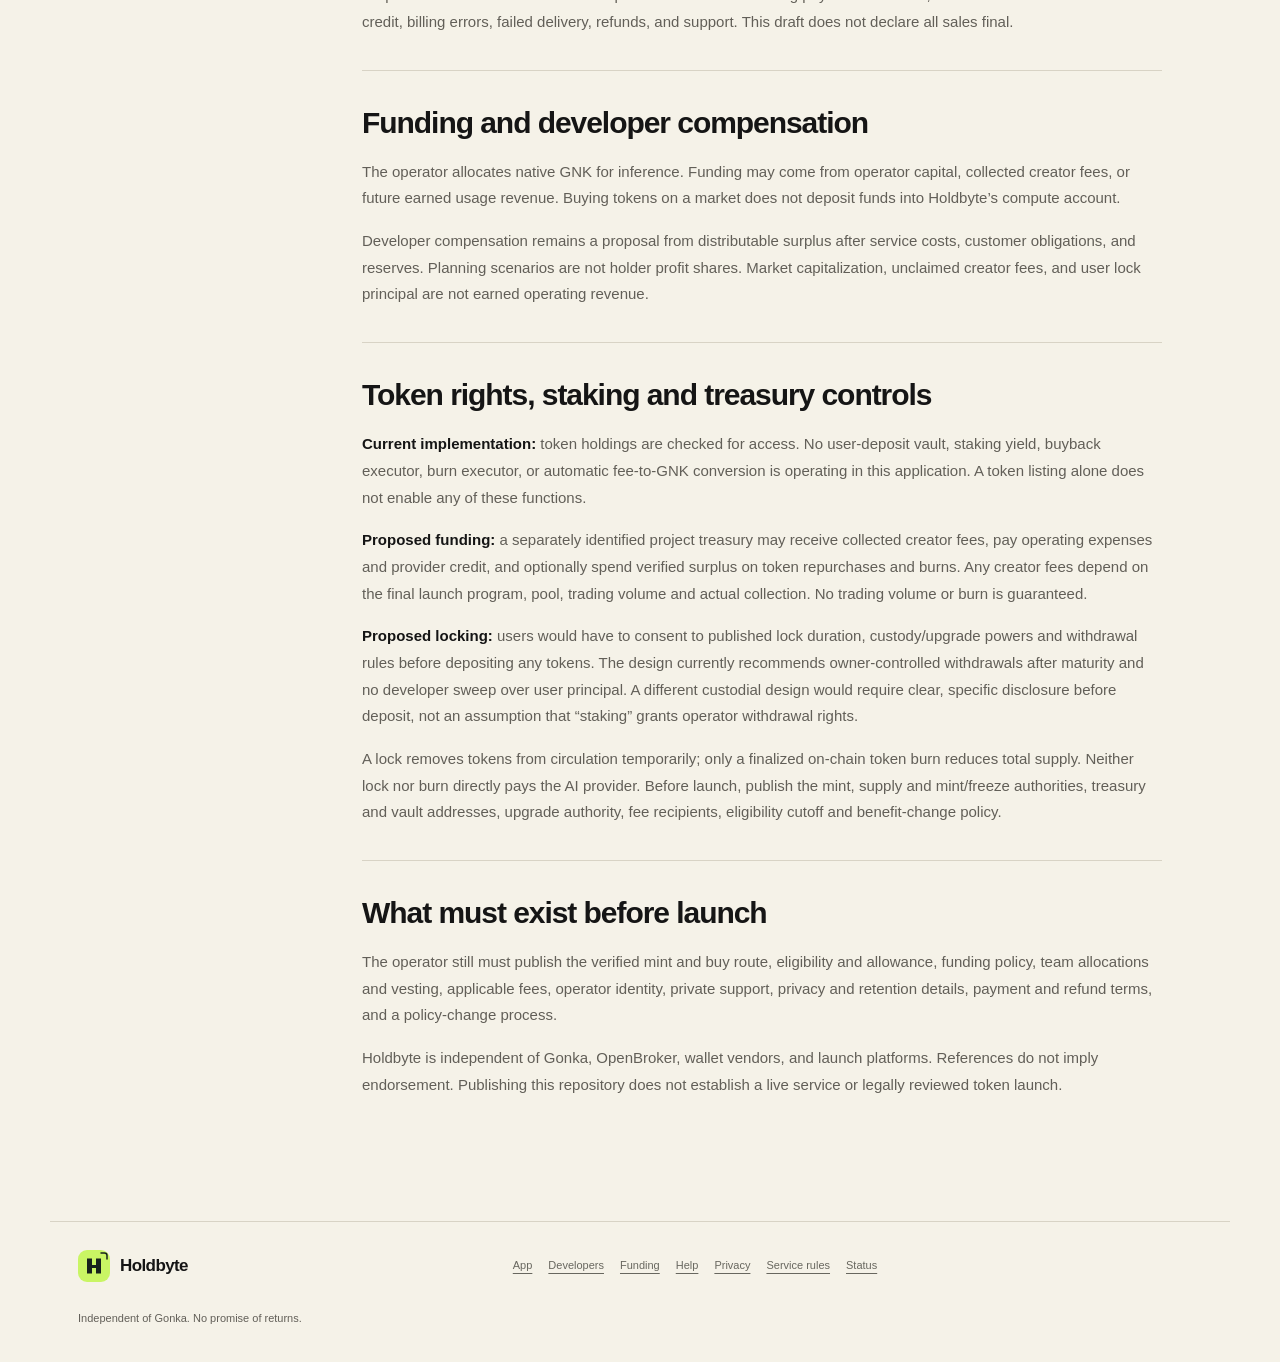
<file: public/terms/index.html>
<!doctype html>
<html lang="en"><head><meta charset="utf-8"><meta name="viewport" content="width=device-width,initial-scale=1"><title>Service rules · Holdbyte</title><meta name="description" content="Draft rules for holder access, AI usage, charges, failures, and proposed funding."><link rel="icon" href="../favicon.svg"><link rel="stylesheet" href="../styles.css"><link rel="stylesheet" href="../content.css"></head>
<body class="doc-page"><a class="skip" href="#main">Skip to content</a><header class="top"><a class="brand" href="../" aria-label="Holdbyte home"><img class="brand-mark" src="../assets/brand-mark.svg" width="32" height="32" alt=""><span data-site-name>Holdbyte</span></a><nav aria-label="Documentation navigation"><a href="../developers/">Developers</a><a href="../funding/">Funding</a><a href="../help/">Help</a><a href="../privacy/">Privacy</a><a href="../terms/">Service rules</a><a href="../status/">Status</a></nav></header>
<main id="main"><div class="doc-header"><span class="eyebrow">SERVICE RULES · DRAFT</span><h1>What holder access includes.</h1><p>A finite, funded AI allowance under published limits. No guaranteed uptime, value, liquidity, or return.</p><p class="doc-date">Reviewed October 24, 2026 · Prelaunch draft</p></div>
<div class="doc-layout"><aside><nav aria-label="On this page"><a href="#status">Status of these rules</a><a href="#access">Holder access</a><a href="#use">Acceptable use</a><a href="#billing">Charges and refunds</a><a href="#funding">Funding policy</a><a href="#token-controls">Token and custody</a><a href="#launch">Before launch</a></nav><a class="text-link" href="../help/">Read the help guide →</a></aside><article class="doc-body">
<section id="status"><h2>Status of these rules</h2><p>This is a <strong>draft</strong> of expected service behavior, not a final sales contract. <strong>No token purchase</strong> is executed by this app. When the operator publishes the official token link, it opens Pump.fun; any trade happens there. Paid service checkout is not enabled. The operator must publish final terms, its identity, and a private contact before accepting customers or funds.</p></section>
<section id="access"><h2>What holder access provides</h2><p>A qualifying wallet can create revocable API keys and use a bounded allowance while capacity and funding are available. It is <strong>not a treasury share</strong>, prepaid deposit, GNK claim, dividend, or redemption right. There is <strong>no guaranteed return</strong>, token price, resale liquidity, or uninterrupted access.</p><p>Published quotas, model limits, holdings, account status, maintenance, and available GNK govern requests. Allowance does not roll over or redeem for cash. Holding more than the threshold does not automatically multiply it.</p><p>No <strong>staking</strong> contract, token-payment settlement, or automatic treasury swap is implemented. A proposal is not a live customer benefit. Verify a token by its published mint, not its ticker.</p></section>
<section id="use"><h2>Use the service responsibly</h2><p>Use wallets and content you are authorized to use. Protect API keys. Do not bypass limits, attack the service, rotate wallets to drain shared funding, or expose private operator credentials. The operator can suspend new requests when needed to protect the service.</p><p>Review model output before relying on it. Your application must validate tool arguments and authorize actions; generated output does not authorize a transaction or payment.</p></section>
<section id="billing"><h2>Charges, failures, and refunds</h2><p>Holder access has no second payment step. Rate-card fields are operator planning inputs; automatic <strong>checkout</strong> and overage billing are disabled. Buying a market token does not create service credit.</p><p>An interrupted or uncertain provider result can leave allowance reserved for review. Cancellation does not prove zero upstream cost. Revoking a key does not erase earlier usage or stop a request already dispatched.</p><p>No paid-service <strong>refund</strong> workflow is implemented. Before enabling payment collection, final terms must cover unused credit, billing errors, failed delivery, refunds, and support. This draft does not declare all sales final.</p></section>
<section id="funding"><h2>Funding and developer compensation</h2><p>The operator allocates native GNK for inference. Funding may come from operator capital, collected creator fees, or future earned usage revenue. Buying tokens on a market does not deposit funds into Holdbyte’s compute account.</p><p>Developer compensation remains a proposal from distributable surplus after service costs, customer obligations, and reserves. Planning scenarios are not holder profit shares. Market capitalization, unclaimed creator fees, and user lock principal are not earned operating revenue.</p></section>
<section id="token-controls"><h2>Token rights, staking and treasury controls</h2><p><strong>Current implementation:</strong> token holdings are checked for access. No user-deposit vault, staking yield, buyback executor, burn executor, or automatic fee-to-GNK conversion is operating in this application. A token listing alone does not enable any of these functions.</p><p><strong>Proposed funding:</strong> a separately identified project treasury may receive collected creator fees, pay operating expenses and provider credit, and optionally spend verified surplus on token repurchases and burns. Any creator fees depend on the final launch program, pool, trading volume and actual collection. No trading volume or burn is guaranteed.</p><p><strong>Proposed locking:</strong> users would have to consent to published lock duration, custody/upgrade powers and withdrawal rules before depositing any tokens. The design currently recommends owner-controlled withdrawals after maturity and no developer sweep over user principal. A different custodial design would require clear, specific disclosure before deposit, not an assumption that “staking” grants operator withdrawal rights.</p><p>A lock removes tokens from circulation temporarily; only a finalized on-chain token burn reduces total supply. Neither lock nor burn directly pays the AI provider. Before launch, publish the mint, supply and mint/freeze authorities, treasury and vault addresses, upgrade authority, fee recipients, eligibility cutoff and benefit-change policy.</p></section>
<section id="launch"><h2>What must exist before launch</h2><p>The operator still must publish the verified mint and buy route, eligibility and allowance, funding policy, team allocations and vesting, applicable fees, operator identity, private support, privacy and retention details, payment and refund terms, and a policy-change process.</p><p>Holdbyte is independent of Gonka, OpenBroker, wallet vendors, and launch platforms. References do not imply endorsement. Publishing this repository does not establish a live service or legally reviewed token launch.</p></section>
</article></div></main>
<footer><a class="brand" href="../" aria-label="Holdbyte home"><img class="brand-mark" src="../assets/brand-mark.svg" width="32" height="32" alt=""><span data-site-name>Holdbyte</span></a><nav class="footer-links" aria-label="Footer navigation"><a href="../">App</a><a href="../developers/">Developers</a><a href="../funding/">Funding</a><a href="../help/">Help</a><a href="../privacy/">Privacy</a><a href="../terms/">Service rules</a><a href="../status/">Status</a></nav><p>Independent of Gonka. No promise of returns.</p></footer></body></html>
</file>
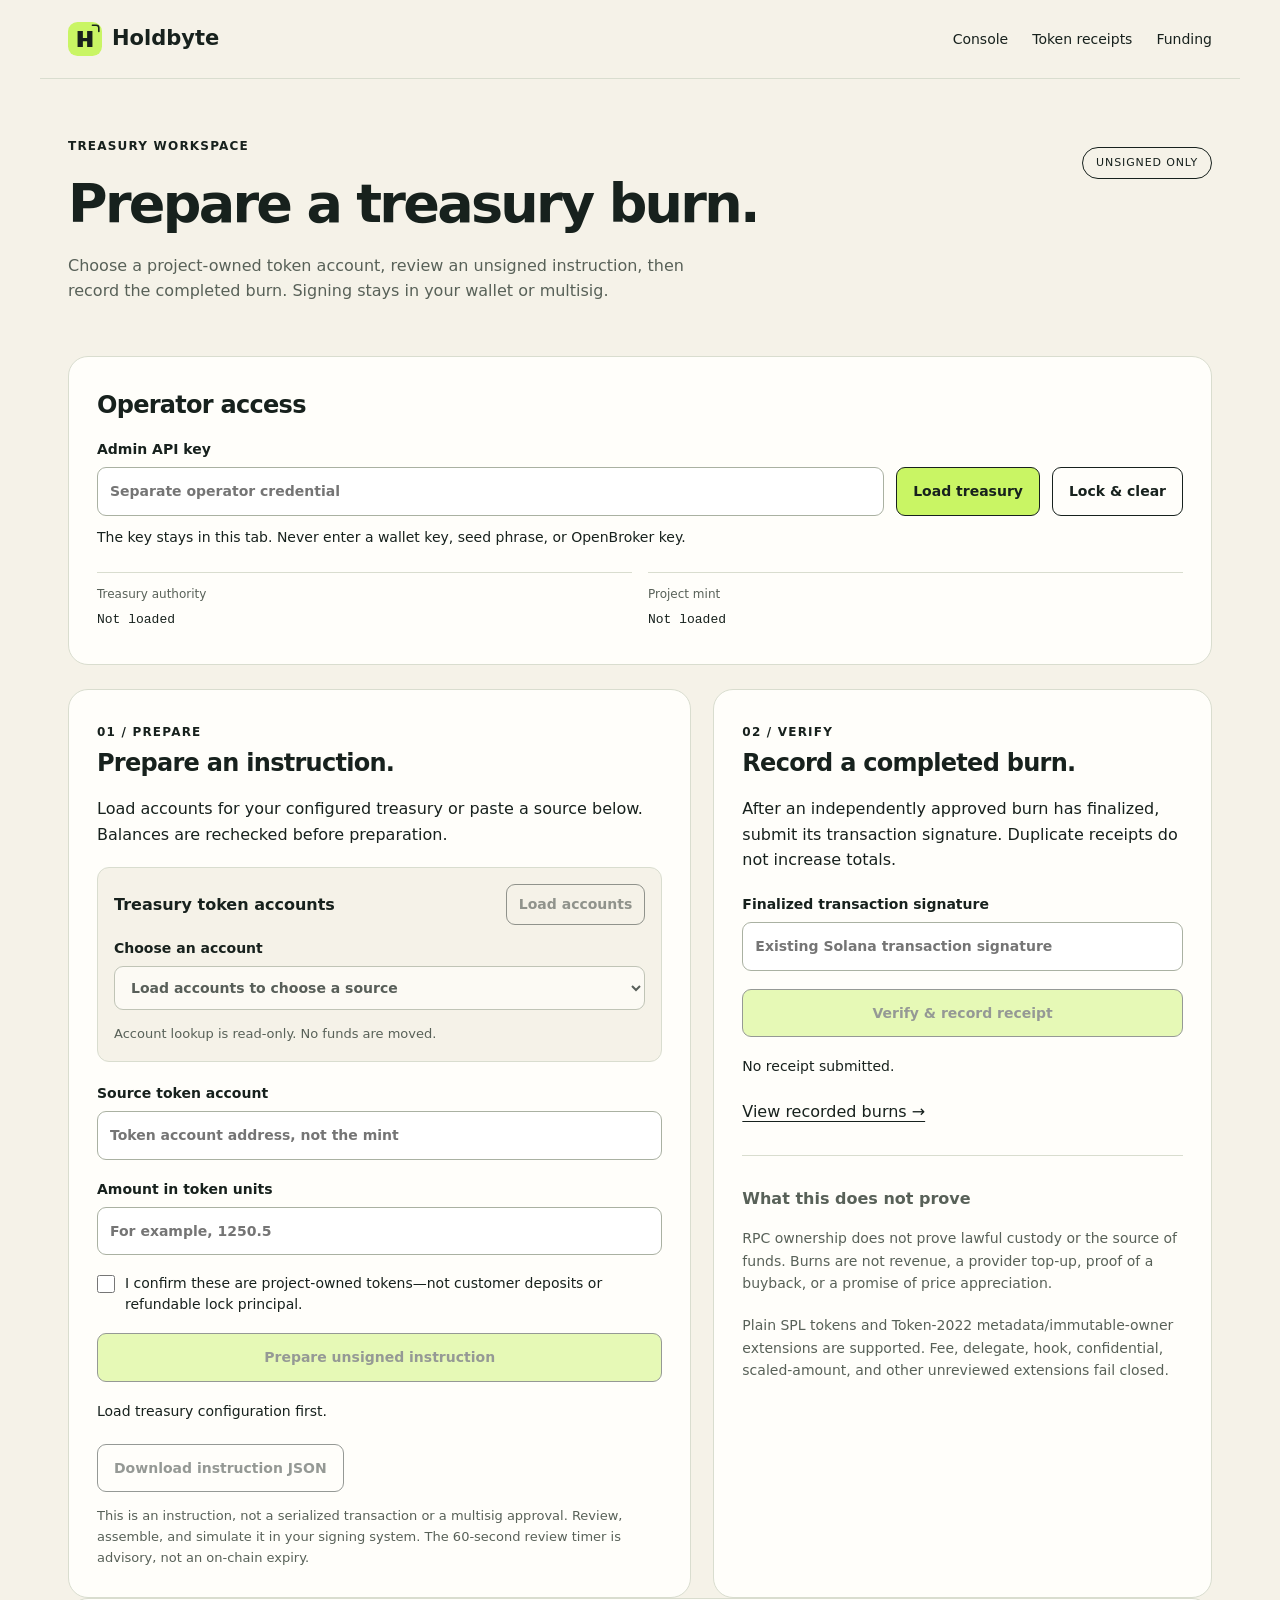
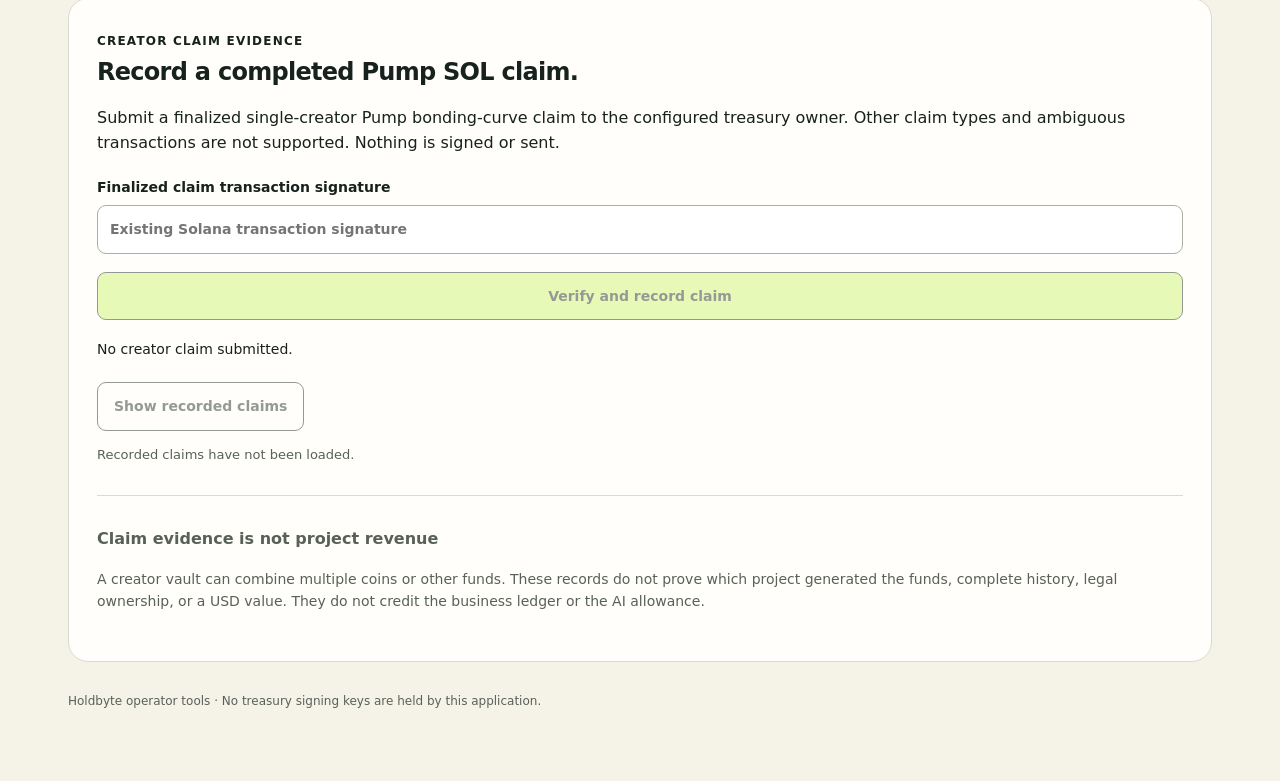
<file: public/admin/burns/index.html>
<!doctype html>
<html lang="en"><head><meta charset="utf-8"><meta name="viewport" content="width=device-width,initial-scale=1">
<meta name="robots" content="noindex,nofollow"><title>Treasury burns · Holdbyte</title>
<link rel="icon" href="../../favicon.svg"><link rel="stylesheet" href="styles.css"><script src="account-view.js" defer></script><script src="app.js" defer></script></head>
<body><a class="skip" href="#main">Skip to content</a>
<header><a class="brand" href="../../"><img src="../../assets/brand-mark.svg" width="34" height="34" alt="">Holdbyte</a><nav aria-label="Operator navigation"><a href="../">Console</a><a href="../../token/">Token receipts</a><a href="../../funding/">Funding</a></nav></header>
<main id="main"><div class="heading"><div><p class="eyebrow">TREASURY WORKSPACE</p><h1>Prepare a treasury burn.</h1><p>Choose a project-owned token account, review an unsigned instruction, then record the completed burn. Signing stays in your wallet or multisig.</p></div><span class="badge">UNSIGNED ONLY</span></div>
<section class="card" aria-labelledby="access-title"><h2 id="access-title">Operator access</h2><div class="access"><label for="operator-key">Admin API key<input id="operator-key" type="password" autocomplete="new-password" spellcheck="false" placeholder="Separate operator credential"></label><button id="unlock">Load treasury</button><button id="lock" class="secondary">Lock &amp; clear</button></div><p id="access-status" role="status">The key stays in this tab. Never enter a wallet key, seed phrase, or OpenBroker key.</p><dl class="identity"><div><dt>Treasury authority</dt><dd id="treasury-owner">Not loaded</dd></div><div><dt>Project mint</dt><dd id="project-mint">Not loaded</dd></div></dl></section>
<div class="workflow"><section class="card" aria-labelledby="plan-title"><span class="step">01 / PREPARE</span><h2 id="plan-title">Prepare an instruction.</h2><p>Load accounts for your configured treasury or paste a source below. Balances are rechecked before preparation.</p>
<div class="account-picker"><div class="picker-heading"><h3>Treasury token accounts</h3><button id="load-accounts" class="secondary" type="button" disabled>Load accounts</button></div><label for="account-select">Choose an account<select id="account-select" disabled><option value="">Load accounts to choose a source</option></select></label><p id="accounts-status" class="fine" role="status">Account lookup is read-only. No funds are moved.</p></div>
<form id="plan-form"><label for="source-account">Source token account<input id="source-account" autocomplete="off" spellcheck="false" maxlength="44" required placeholder="Token account address, not the mint"></label><label for="burn-amount">Amount in token units<input id="burn-amount" inputmode="decimal" autocomplete="off" maxlength="40" required placeholder="For example, 1250.5"></label><label class="check"><input id="project-owned" type="checkbox" required>I confirm these are project-owned tokens—not customer deposits or refundable lock principal.</label><button id="prepare" disabled>Prepare unsigned instruction</button></form><p class="status" id="plan-status" role="status">Load treasury configuration first.</p>
<div id="review" hidden><dl class="review-grid"><div><dt>Proposed burn</dt><dd id="amount-review">—</dd></div><div><dt>Source balance</dt><dd id="balance-review">—</dd></div><div><dt>Expected source remainder</dt><dd id="remaining-review">—</dd></div><div><dt>Finalized snapshot slot</dt><dd id="slot-review">—</dd></div></dl><ul id="warnings"></ul><details><summary>Inspect instruction and evidence</summary><pre id="plan-json"></pre></details></div>
<button id="download-plan" class="secondary" disabled>Download instruction JSON</button><p class="fine">This is an instruction, not a serialized transaction or a multisig approval. Review, assemble, and simulate it in your signing system. The 60-second review timer is advisory, not an on-chain expiry.</p></section>
<section class="card" aria-labelledby="receipt-title"><span class="step">02 / VERIFY</span><h2 id="receipt-title">Record a completed burn.</h2><p>After an independently approved burn has finalized, submit its transaction signature. Duplicate receipts do not increase totals.</p><form id="receipt-form"><label for="signature">Finalized transaction signature<input id="signature" autocomplete="off" spellcheck="false" maxlength="88" required placeholder="Existing Solana transaction signature"></label><button id="verify-receipt" disabled>Verify &amp; record receipt</button></form><p class="status" id="receipt-status" role="status">No receipt submitted.</p><a class="text-link" href="../../token/">View recorded burns →</a><div class="note"><h3>What this does not prove</h3><p>RPC ownership does not prove lawful custody or the source of funds. Burns are not revenue, a provider top-up, proof of a buyback, or a promise of price appreciation.</p><p>Plain SPL tokens and Token-2022 metadata/immutable-owner extensions are supported. Fee, delegate, hook, confidential, scaled-amount, and other unreviewed extensions fail closed.</p></div></section></div>
<section class="card" aria-labelledby="creator-claim-title"><span class="step">CREATOR CLAIM EVIDENCE</span><h2 id="creator-claim-title">Record a completed Pump SOL claim.</h2><p>Submit a finalized single-creator Pump bonding-curve claim to the configured treasury owner. Other claim types and ambiguous transactions are not supported. Nothing is signed or sent.</p><form id="creator-claim-form"><label for="claim-signature">Finalized claim transaction signature<input id="claim-signature" autocomplete="off" spellcheck="false" maxlength="88" required placeholder="Existing Solana transaction signature"></label><button id="verify-creator-claim" disabled>Verify and record claim</button></form><p id="claim-status" class="status" role="status">No creator claim submitted.</p><button id="load-creator-claims" class="secondary" type="button" disabled>Show recorded claims</button><p id="claim-summary" class="fine" role="status">Recorded claims have not been loaded.</p><div class="note"><h3>Claim evidence is not project revenue</h3><p>A creator vault can combine multiple coins or other funds. These records do not prove which project generated the funds, complete history, legal ownership, or a USD value. They do not credit the business ledger or the AI allowance.</p></div></section>
<footer>Holdbyte operator tools · No treasury signing keys are held by this application.</footer></main></body></html>
</file>
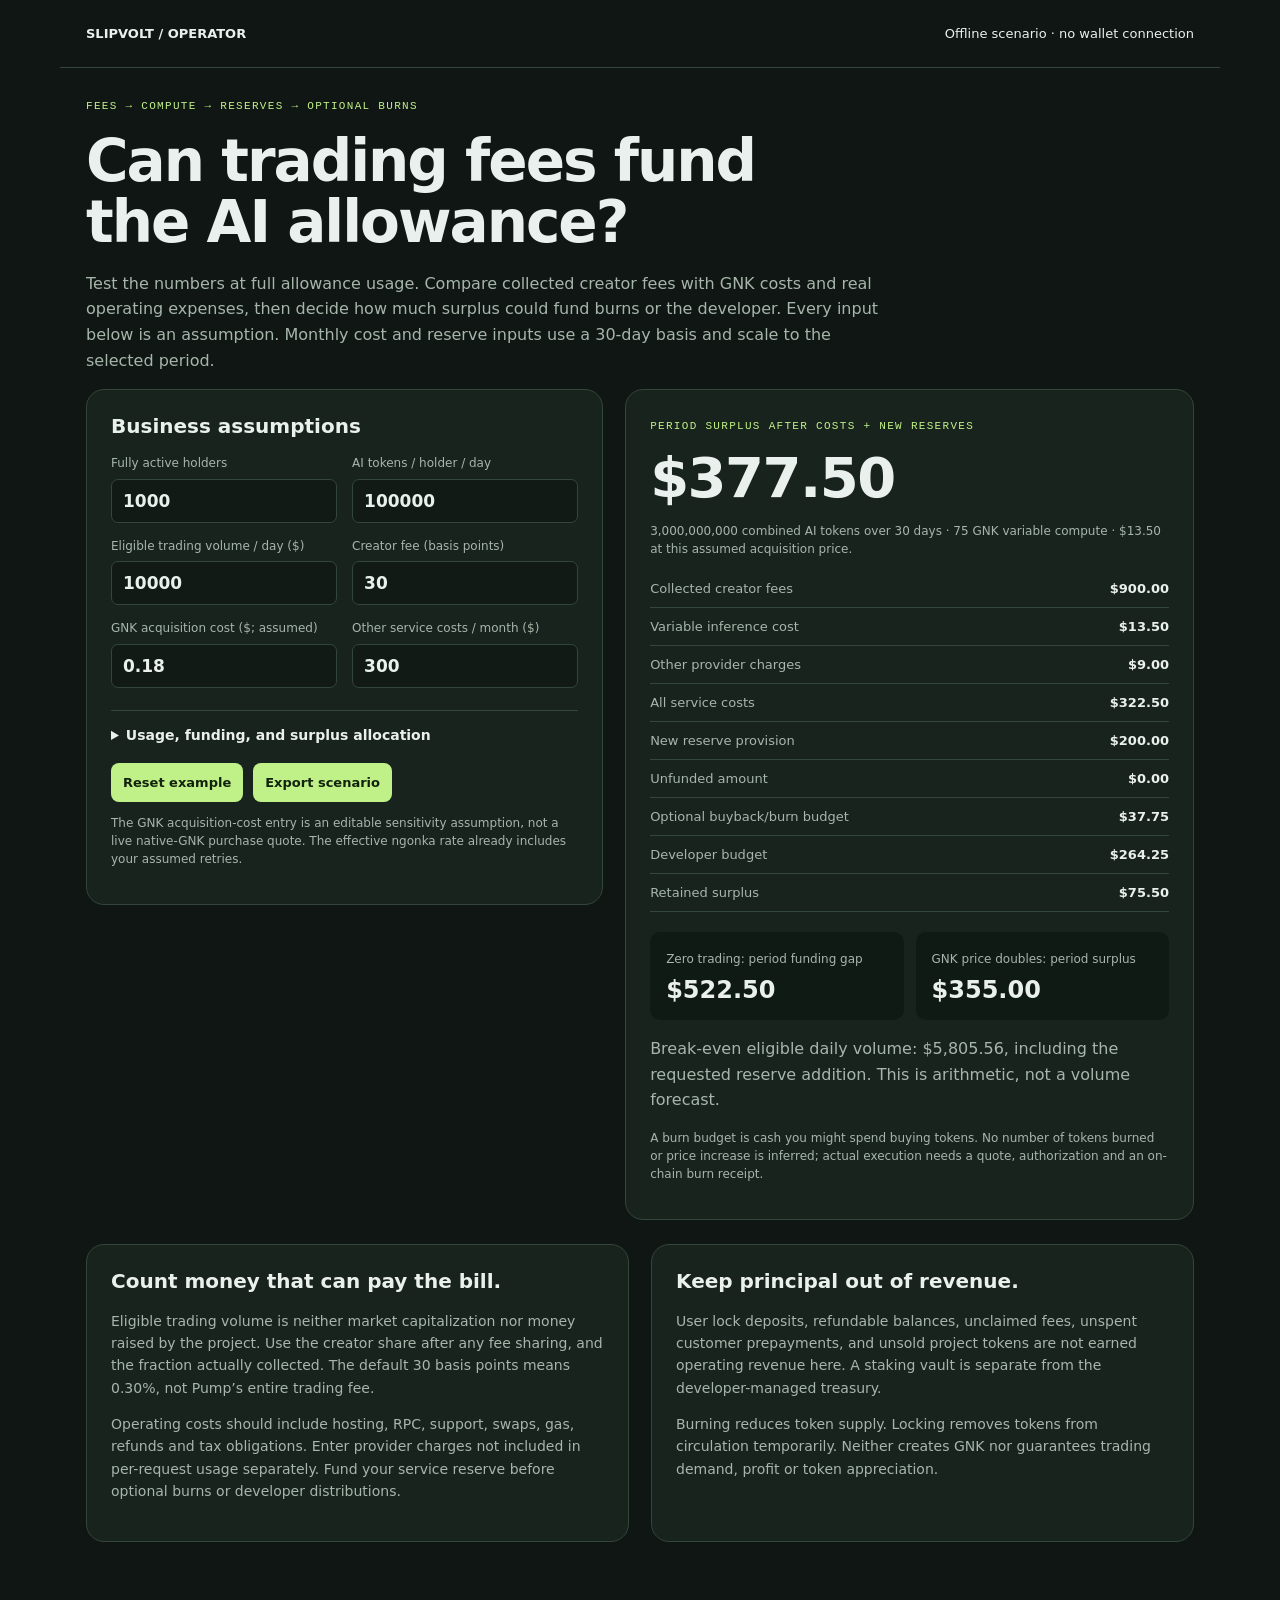
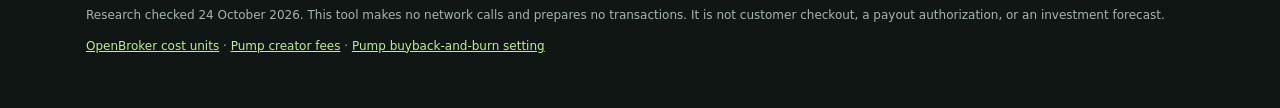
<file: operator/holder-economics.html>
<!doctype html>
<html lang="en">
<head>
<meta charset="utf-8"><meta name="viewport" content="width=device-width,initial-scale=1">
<title>Holder AI economics · Slipvolt</title>
<style>
:root{font-family:system-ui,sans-serif;color:#eaf0ed;background:#101614;color-scheme:dark;--line:#33463b;--muted:#a6b6ab;--accent:#c0f188}*{box-sizing:border-box}body{margin:0}main,header,footer{max-width:1160px;margin:auto;padding:26px}header{display:flex;justify-content:space-between;gap:16px;border-bottom:1px solid var(--line);font-size:13px}a{color:var(--accent)}h1{font-size:clamp(34px,5vw,58px);line-height:1.05;letter-spacing:-2px;max-width:780px;margin:18px 0}h2{font-size:20px;margin-top:0}p{line-height:1.6}.lead{color:var(--muted);max-width:800px}.tag{color:var(--accent);font:11px ui-monospace,monospace;letter-spacing:1.3px}.layout{display:grid;grid-template-columns:1fr 1.1fr;gap:22px;align-items:start}.panel{border:1px solid var(--line);background:#19231d;border-radius:18px;padding:24px;min-width:0}.fields{display:grid;grid-template-columns:1fr 1fr;gap:15px}.field{min-width:0}label{display:block;font-size:12px;color:var(--muted);line-height:1.4;margin-bottom:7px}input{width:100%;min-width:0;background:#111a15;border:1px solid var(--line);border-radius:7px;color:inherit;font:600 17px system-ui;padding:11px}input:focus-visible,button:focus-visible,a:focus-visible{outline:2px solid var(--accent);outline-offset:3px}button{background:var(--accent);color:#12230d;border:0;border-radius:8px;font:600 13px system-ui;padding:12px;cursor:pointer}.actions{display:flex;gap:10px;flex-wrap:wrap;margin-top:20px}details{margin-top:22px;padding-top:16px;border-top:1px solid var(--line)}summary{cursor:pointer;font-size:14px;font-weight:600}details .fields{margin-top:18px}.number{font-size:clamp(34px,5vw,56px);font-weight:750;letter-spacing:-1.5px;overflow-wrap:anywhere;margin:12px 0}.caption,small{color:var(--muted);font-size:12px;line-height:1.5}.row{display:flex;justify-content:space-between;gap:20px;border-bottom:1px solid var(--line);padding:11px 0;font-size:13px}.row span{color:var(--muted)}.row strong{text-align:right;font-variant-numeric:tabular-nums;overflow-wrap:anywhere}.stress{display:grid;grid-template-columns:1fr 1fr;gap:12px;margin-top:20px}.stress article{background:#101a14;border-radius:10px;padding:16px}.stress strong{display:block;font-size:24px;margin-top:8px;overflow-wrap:anywhere}.error{color:#ffd3aa;border-left:3px solid #ffd3aa;padding:12px;margin-top:18px}.notes{margin-top:24px;display:grid;grid-template-columns:1fr 1fr;gap:22px}.notes p{font-size:14px;color:var(--muted)}footer{font-size:12px;color:var(--muted);padding-bottom:40px}[hidden]{display:none!important}@media(max-width:760px){.layout,.notes{grid-template-columns:1fr}main,header,footer{padding:18px}.panel{padding:19px}}@media(max-width:380px){.fields,.stress{grid-template-columns:1fr}.row{gap:10px}}@media(prefers-reduced-motion:reduce){*{scroll-behavior:auto!important}}
</style>
</head>
<body>
<header><strong>SLIPVOLT / OPERATOR</strong><span>Offline scenario · no wallet connection</span></header>
<main>
<span class="tag">FEES → COMPUTE → RESERVES → OPTIONAL BURNS</span>
<h1>Can trading fees fund the AI allowance?</h1>
<p class="lead">Test the numbers at full allowance usage. Compare collected creator fees with GNK costs and real operating expenses, then decide how much surplus could fund burns or the developer. Every input below is an assumption. Monthly cost and reserve inputs use a 30-day basis and scale to the selected period.</p>
<div class="layout">
<section class="panel"><h2>Business assumptions</h2><form id="scenario"><div id="primary" class="fields"></div><details><summary>Usage, funding, and surplus allocation</summary><div id="advanced" class="fields"></div></details><div class="actions"><button type="button" id="reset">Reset example</button><button type="button" id="export">Export scenario</button></div></form><p class="caption">The GNK acquisition-cost entry is an editable sensitivity assumption, not a live native-GNK purchase quote. The effective ngonka rate already includes your assumed retries.</p><p class="error" id="error" role="alert" hidden></p></section>
<section class="panel" aria-live="polite" aria-label="Scenario results"><span class="tag">PERIOD SURPLUS AFTER COSTS + NEW RESERVES</span><div id="surplus" class="number">—</div><p class="caption" id="compute-note">Enter assumptions to calculate.</p><div id="breakdown"></div><div class="stress"><article><small>Zero trading: period funding gap</small><strong id="zero-volume">—</strong></article><article><small>GNK price doubles: period surplus</small><strong id="double-price">—</strong></article></div><p id="break-even" class="lead"></p><p class="caption">A burn budget is cash you might spend buying tokens. No number of tokens burned or price increase is inferred; actual execution needs a quote, authorization and an on-chain burn receipt.</p></section>
</div>
<div class="notes"><section class="panel"><h2>Count money that can pay the bill.</h2><p>Eligible trading volume is neither market capitalization nor money raised by the project. Use the creator share after any fee sharing, and the fraction actually collected. The default 30 basis points means 0.30%, not Pump’s entire trading fee.</p><p>Operating costs should include hosting, RPC, support, swaps, gas, refunds and tax obligations. Enter provider charges not included in per-request usage separately. Fund your service reserve before optional burns or developer distributions.</p></section><section class="panel"><h2>Keep principal out of revenue.</h2><p>User lock deposits, refundable balances, unclaimed fees, unspent customer prepayments, and unsold project tokens are not earned operating revenue here. A staking vault is separate from the developer-managed treasury.</p><p>Burning reduces token supply. Locking removes tokens from circulation temporarily. Neither creates GNK nor guarantees trading demand, profit or token appreciation.</p></section></div>
</main>
<footer><p>Research checked 24 October 2026. This tool makes no network calls and prepares no transactions. It is not customer checkout, a payout authorization, or an investment forecast.</p><p><a href="https://openbroker.gonka.gg/docs/pricing" target="_blank" rel="noopener noreferrer">OpenBroker cost units</a> · <a href="https://pump.fun/docs/fees" target="_blank" rel="noopener noreferrer">Pump creator fees</a> · <a href="https://pump.fun/docs/tokenized-agent-disclaimer" target="_blank" rel="noopener noreferrer">Pump buyback-and-burn setting</a></p></footer>
<script src="holder-economics.js"></script>
<script>
'use strict';
const fields = [
  ['activeHolders', 'Fully active holders', 1], ['dailyTokensPerHolder', 'AI tokens / holder / day', 1000],
  ['dailyTradingVolumeUsd', 'Eligible trading volume / day ($)', 100], ['creatorFeeBps', 'Creator fee (basis points)', 1],
  ['gnkUsd', 'GNK acquisition cost ($; assumed)', 0.01], ['operatingUsd', 'Other service costs / month ($)', 1],
  ['days', 'Days in scenario', 1], ['utilizationPct', 'Allowance used (%)', 1],
  ['effectiveNgonka', 'Effective ngonka / AI token', 1], ['collectedPct', 'Creator fees actually collected (%)', 1],
  ['otherProviderGnk', 'Other provider charges / month (GNK)', 0.01], ['reserveTopupUsd', 'New reserve provision / month ($)', 1],
  ['burnSurplusPct', 'Burn budget / surplus (%)', 1], ['developerSurplusPct', 'Developer budget / surplus (%)', 1],
];
for (let i = 0; i < fields.length; i++) {
  const [name, label, step] = fields[i], wrapper = document.createElement('div');
  wrapper.className = 'field';
  const text = document.createElement('label'); text.htmlFor = name; text.textContent = label;
  const input = document.createElement('input'); input.type = 'number'; input.id = name; input.min = '0'; input.step = String(step); input.required = true; input.value = HolderEconomics.defaults[name];
  wrapper.append(text, input); document.getElementById(i < 6 ? 'primary' : 'advanced').append(wrapper);
}
const dollars = number => new Intl.NumberFormat('en-US', {style: 'currency', currency: 'USD', maximumFractionDigits: 2}).format(number);
let exported = null;
function read() { return Object.fromEntries(fields.map(([name]) => [name, document.getElementById(name).value])); }
function update() {
  try {
    const inputs = read(), x = HolderEconomics.project(inputs);
    const zero = HolderEconomics.project({...inputs, dailyTradingVolumeUsd: 0});
    let doubled = null;
    try { doubled = HolderEconomics.project({...inputs, gnkUsd: Number(inputs.gnkUsd) * 2}); } catch {}
    document.getElementById('error').hidden = true; document.getElementById('export').disabled = false;
    document.getElementById('surplus').textContent = dollars(x.surplusUsd);
    document.getElementById('compute-note').textContent = x.periodAiTokens.toLocaleString() + ' combined AI tokens over ' + x.periodDays + ' days · ' + x.computeGnk.toLocaleString() + ' GNK variable compute · ' + dollars(x.computeUsd) + ' at this assumed acquisition price.';
    const rows = [
      ['Collected creator fees', x.creatorFeesUsd], ['Variable inference cost', x.computeUsd],
      ['Other provider charges', x.providerOtherUsd], ['All service costs', x.serviceCostUsd],
      ['New reserve provision', x.reserveTopupUsd], ['Unfunded amount', x.fundingGapUsd],
      ['Optional buyback/burn budget', x.burnBudgetUsd], ['Developer budget', x.developerBudgetUsd], ['Retained surplus', x.retainedUsd],
    ];
    const breakdown = document.getElementById('breakdown'); breakdown.replaceChildren();
    for (const [label, amount] of rows) {
      const row = document.createElement('div'), text = document.createElement('span'), value = document.createElement('strong');
      row.className = 'row'; text.textContent = label; value.textContent = dollars(amount); row.append(text, value); breakdown.append(row);
    }
    document.getElementById('zero-volume').textContent = dollars(zero.fundingGapUsd);
    document.getElementById('double-price').textContent = doubled ? dollars(doubled.surplusUsd) : 'Outside planner range';
    document.getElementById('break-even').textContent = x.breakEvenDailyVolumeUsd === null ? 'No finite trading volume covers these costs when the collected creator fee is zero.' : 'Break-even eligible daily volume: ' + dollars(x.breakEvenDailyVolumeUsd) + ', including the requested reserve addition. This is arithmetic, not a volume forecast.';
    exported = {schema: 'slipvolt-holder-economics-v1', monthlyBasisDays: 30, assumptions: inputs, result: x, zeroTrading: zero, doubledGnkPrice: doubled, doubledGnkStatus: doubled ? 'calculated' : 'outside_planner_range'};
  } catch (error) {
    exported = null; document.getElementById('error').textContent = error.message; document.getElementById('error').hidden = false; document.getElementById('export').disabled = true;
    for (const id of ['surplus', 'zero-volume', 'double-price']) document.getElementById(id).textContent = '—';
    document.getElementById('compute-note').textContent = 'Correct the assumptions to recalculate.';
    document.getElementById('breakdown').replaceChildren(); document.getElementById('break-even').textContent = '';
  }
}
document.getElementById('scenario').addEventListener('input', update);
document.getElementById('scenario').addEventListener('submit', event => {event.preventDefault(); update();});
document.getElementById('reset').addEventListener('click', () => {for (const [name] of fields) document.getElementById(name).value = HolderEconomics.defaults[name]; update();});
document.getElementById('export').addEventListener('click', () => {
  if (!exported) return;
  const url = URL.createObjectURL(new Blob([JSON.stringify(exported, null, 2)], {type: 'application/json'}));
  const link = document.createElement('a'); link.href = url; link.download = 'holder-ai-economics.json'; link.click(); setTimeout(() => URL.revokeObjectURL(url), 1000);
});
update();
</script>
</body>
</html>
</file>
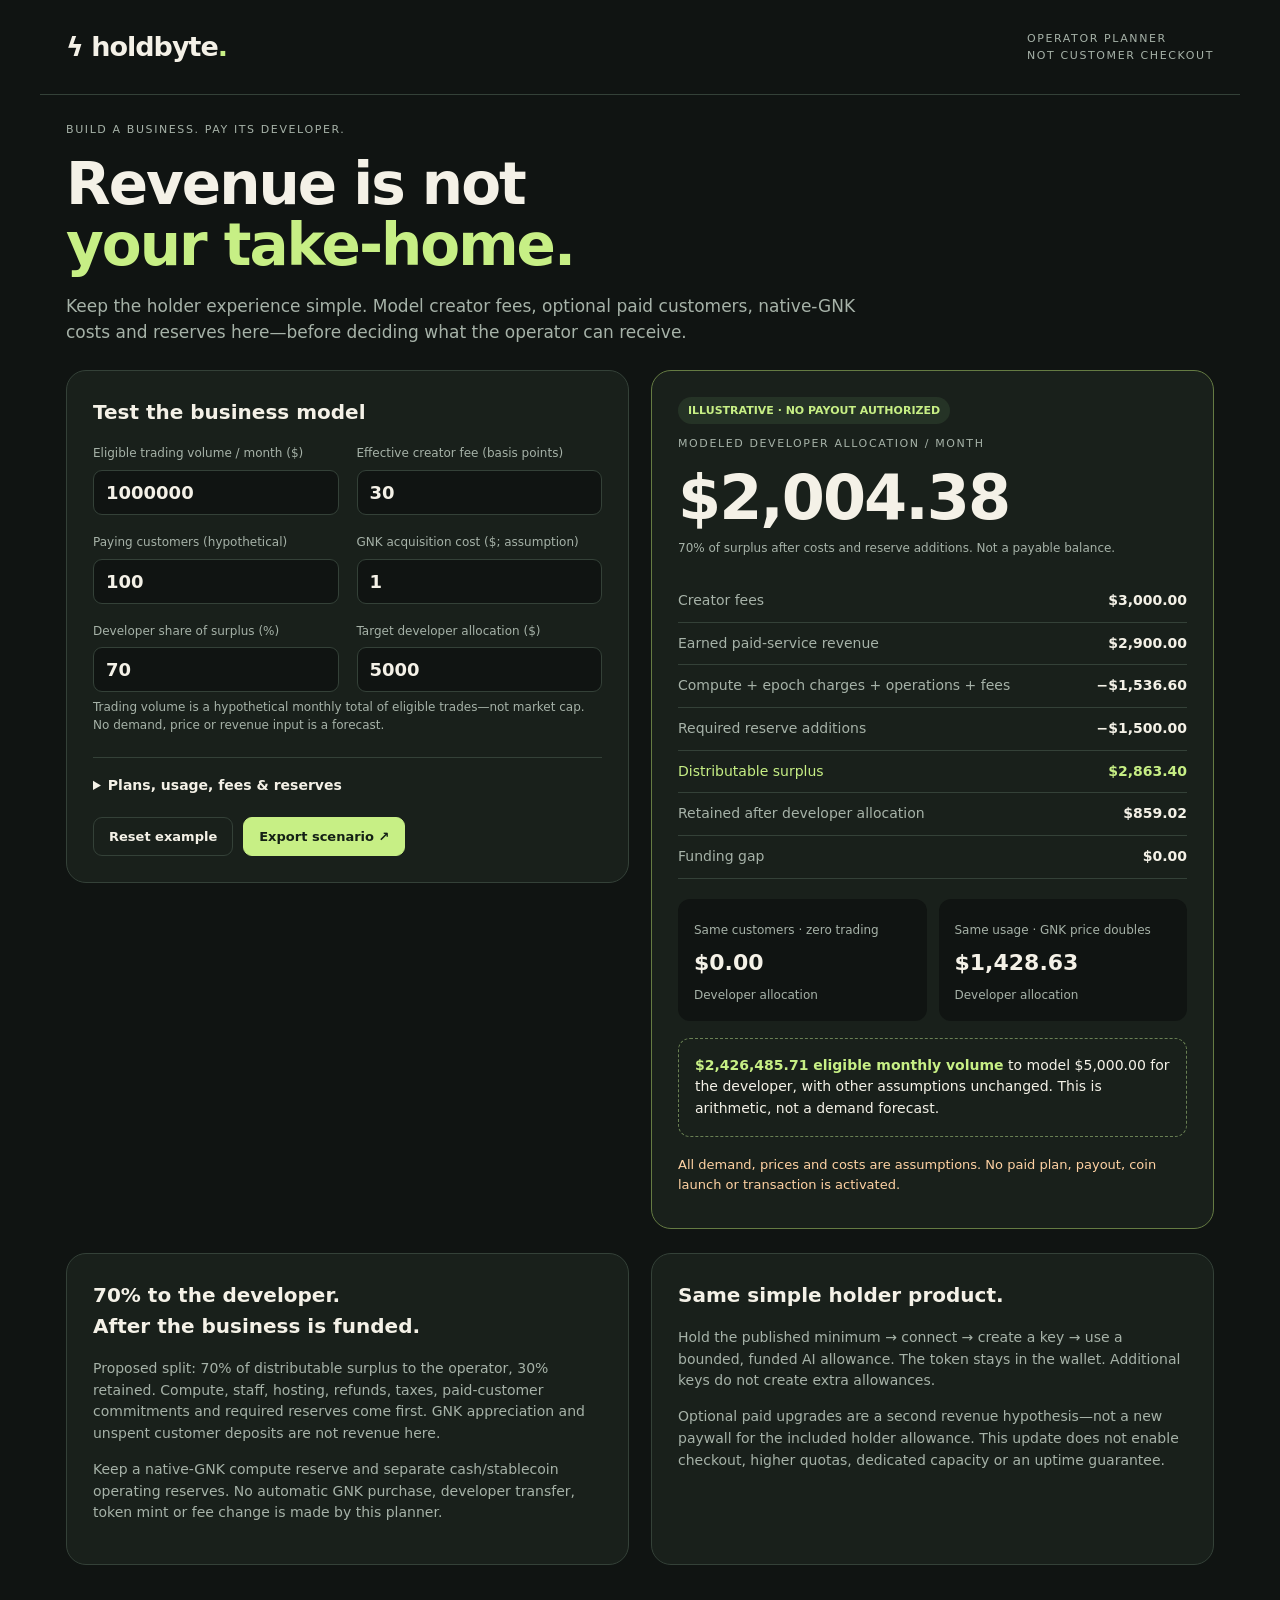
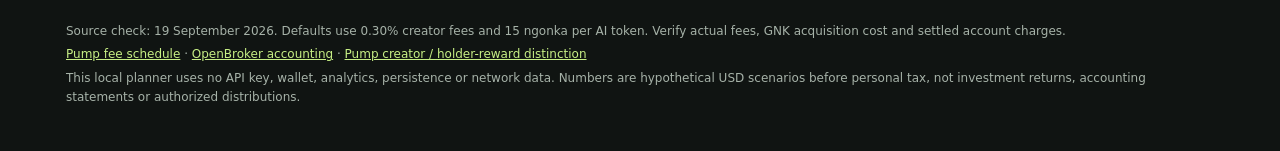
<file: operator/profit-planner.html>
<!doctype html><html lang="en"><head><meta charset="utf-8"><meta name="viewport" content="width=device-width,initial-scale=1"><title>Holdbyte — Founder income planner</title>
<style>
:root{color-scheme:dark;--bg:#101412;--panel:#19201b;--ink:#f4f1e7;--muted:#a6b2a8;--line:#344138;--green:#c7ef85;--orange:#ffd2a3}*{box-sizing:border-box}body{margin:0;background:var(--bg);color:var(--ink);font:16px/1.55 system-ui,sans-serif}a{color:var(--green)}header,main,footer{max-width:1200px;margin:auto;padding:26px}header{display:flex;justify-content:space-between;align-items:center;border-bottom:1px solid var(--line)}.brand{font-size:27px;font-weight:850;letter-spacing:-1px}.brand span{color:var(--green)}.tag,.eyebrow{font-size:11px;letter-spacing:1.6px;text-transform:uppercase;color:var(--muted)}h1{font-size:clamp(34px,5vw,58px);line-height:1.05;letter-spacing:-2px;margin:16px 0}h1 span{color:var(--green)}.lead{max-width:790px;color:var(--muted);font-size:17px;margin-bottom:25px}.grid{display:grid;grid-template-columns:1fr 1fr;gap:22px;align-items:start}.panel{border:1px solid var(--line);border-radius:20px;background:var(--panel);padding:26px;min-width:0}h2{font-size:20px;margin:0 0 16px}.fields{display:grid;grid-template-columns:1fr 1fr;gap:18px}.field{min-width:0}label{font-size:12px;display:block;color:var(--muted);margin-bottom:7px}input{font:600 18px system-ui;width:100%;min-width:0;padding:11px 12px;color:var(--ink);background:var(--bg);border:1px solid var(--line);border-radius:9px}input:focus{outline:2px solid var(--green)}small{font-size:12px;line-height:1.45;color:var(--muted);display:block;margin-top:7px}details{border-top:1px solid var(--line);margin-top:23px;padding-top:17px}summary{cursor:pointer;font-size:14px;font-weight:650}details .fields{margin-top:18px}button{font:650 13px system-ui;padding:11px 15px;border-radius:9px;cursor:pointer;color:var(--ink);border:1px solid var(--line);background:transparent}button.primary{color:#142015;background:var(--green);border-color:var(--green)}button:disabled{opacity:.35;cursor:not-allowed}.actions{display:flex;gap:10px;flex-wrap:wrap;margin-top:20px}.output{border-color:#657b43}.amount{font-size:clamp(38px,5vw,62px);font-weight:780;letter-spacing:-2px;line-height:1.1;margin:12px 0 4px;overflow-wrap:anywhere}.row{display:flex;gap:16px;align-items:start;justify-content:space-between;padding:10px 0;border-bottom:1px solid var(--line);font-size:14px}.row span{color:var(--muted)}.row b{font-variant-numeric:tabular-nums;text-align:right;white-space:nowrap}.math{margin-top:23px}.row.total span,.row.total b{color:var(--green)}.stress{display:grid;grid-template-columns:1fr 1fr;gap:12px;margin-top:20px}.mini{padding:16px;border-radius:12px;background:var(--bg);min-width:0}.mini strong{display:block;font-size:22px;margin:7px 0 1px;overflow-wrap:anywhere}.target{margin-top:17px;padding:16px;border:1px dashed #698053;border-radius:12px;font-size:14px}.target strong{color:var(--green)}.warnings{font-size:13px;color:var(--orange);margin-top:18px}.warnings p{margin:7px 0}.error{background:#45271f;padding:14px;border-radius:10px;color:#ffe2d0}.policy{margin-top:24px;display:grid;grid-template-columns:1fr 1fr;gap:22px}.policy p{color:var(--muted);font-size:14px}.pill{background:#253326;color:var(--green);padding:5px 10px;border-radius:20px;font-size:11px;font-weight:650;display:inline-block}.hidden{display:none!important}footer{font-size:12px;color:var(--muted);padding-bottom:40px}footer p{margin:5px 0}[hidden]{display:none!important}@media(max-width:760px){header,main,footer{padding:20px}.grid,.policy{grid-template-columns:1fr}.panel{padding:20px}.tag{max-width:140px;text-align:right}h1{letter-spacing:-1px}}@media(max-width:380px){.fields,.stress{grid-template-columns:1fr}.row{font-size:12px}.brand{font-size:23px}}@media(prefers-reduced-motion:reduce){*{scroll-behavior:auto!important}}
</style></head><body>
<header><div class="brand">ϟ holdbyte<span>.</span></div><div class="tag">Operator planner<br>Not customer checkout</div></header>
<main><div class="eyebrow">Build a business. Pay its developer.</div><h1>Revenue is not<br><span>your take-home.</span></h1><p class="lead">Keep the holder experience simple. Model creator fees, optional paid customers, native-GNK costs and reserves here—before deciding what the operator can receive.</p>
<div class="grid"><section class="panel"><h2>Test the business model</h2><form id="scenario" novalidate><div class="fields" id="primary-fields"></div><small>Trading volume is a hypothetical monthly total of eligible trades—not market cap. No demand, price or revenue input is a forecast.</small><details><summary>Plans, usage, fees &amp; reserves</summary><div class="fields" id="advanced-fields"></div><small>The paid plan is not implemented or sold. Its capacity and price must be validated before any checkout opens. All AI usage is input + output combined.</small></details><div class="actions"><button type="button" id="reset">Reset example</button><button type="button" id="export" class="primary">Export scenario ↗</button></div></form><p id="error" role="alert" class="error" hidden></p></section>
<section class="panel output" aria-label="Scenario results"><span class="pill">ILLUSTRATIVE · NO PAYOUT AUTHORIZED</span><p class="eyebrow" style="margin-bottom:0">Modeled developer allocation / month</p><div class="amount" id="developer">—</div><small id="split-label">After costs and reserve replenishment.</small><div id="results"><div class="math" id="breakdown"></div><div class="stress"><div class="mini"><small>Same customers · zero trading</small><strong id="zero-volume">—</strong><small>Developer allocation</small></div><div class="mini"><small>Same usage · GNK price doubles</small><strong id="double-gnk">—</strong><small>Developer allocation</small></div></div><div class="target" id="target"></div><div class="warnings" id="warnings" role="status"></div></div></section></div>
<div class="policy"><section class="panel"><h2>70% to the developer.<br>After the business is funded.</h2><p>Proposed split: 70% of distributable surplus to the operator, 30% retained. Compute, staff, hosting, refunds, taxes, paid-customer commitments and required reserves come first. GNK appreciation and unspent customer deposits are not revenue here.</p><p>Keep a native-GNK compute reserve and separate cash/stablecoin operating reserves. No automatic GNK purchase, developer transfer, token mint or fee change is made by this planner.</p></section><section class="panel"><h2>Same simple holder product.</h2><p>Hold the published minimum → connect → create a key → use a bounded, funded AI allowance. The token stays in the wallet. Additional keys do not create extra allowances.</p><p>Optional paid upgrades are a second revenue hypothesis—not a new paywall for the included holder allowance. This update does not enable checkout, higher quotas, dedicated capacity or an uptime guarantee.</p></section></div>
</main><footer><p>Source check: 19 September 2026. Defaults use 0.30% creator fees and 15 ngonka per AI token. Verify actual fees, GNK acquisition cost and settled account charges.</p><p><a href="https://pump.fun/docs/fees" target="_blank" rel="noopener noreferrer">Pump fee schedule</a> · <a href="https://openbroker.gonka.gg/docs" target="_blank" rel="noopener noreferrer">OpenBroker accounting</a> · <a href="https://github.com/pump-fun/pump-public-docs/blob/main/docs/HOLDER_REWARDS_README.md" target="_blank" rel="noopener noreferrer">Pump creator / holder-reward distinction</a></p><p>This local planner uses no API key, wallet, analytics, persistence or network data. Numbers are hypothetical USD scenarios before personal tax, not investment returns, accounting statements or authorized distributions.</p></footer>
<script src="profit-core.js"></script><script>
'use strict';
const defs=[
 ['volumeUsd','Eligible trading volume / month ($)',1000],['creatorFeeBps','Effective creator fee (basis points)',1],
 ['customers','Paying customers (hypothetical)',1],['gnkUsd','GNK acquisition cost ($; assumption)',0.01],
 ['developerSharePct','Developer share of surplus (%)',1],['targetUsd','Target developer allocation ($)',100],
 ['planUsd','Proposed monthly plan ($)',1],['planMillions','Included AI tokens per plan (millions)',1],
 ['utilizationPct','Paid allowance used (%)',1],['holderMillions','Holder pool usage / month (millions)',1],
 ['effectiveNgonka','Effective ngonka / AI token',1],['epochGnk','Other provider / epoch charges (GNK)',0.01],
 ['operatingUsd','Staff, hosting, RPC, gas, support ($)',1],['paymentBps','Payment fee (basis points)',1],
 ['paymentFixedUsd','Fixed fee per monthly payment ($)',0.01],['refundsUsd','Refunds / other obligations paid ($)',1],
 ['reserveTopupUsd','New tax + customer + runway provisions ($)',1]
];
for(let i=0;i<defs.length;i++){
 const [name,label,step]=defs[i],box=document.createElement('div');box.className='field';
 const l=document.createElement('label');l.htmlFor=name;l.textContent=label;
 const field=document.createElement('input');field.type='number';field.id=name;field.name=name;field.min='0';field.step=String(step);field.value=HoldbyteBusiness.defaults[name];field.required=true;
 box.append(l,field);document.getElementById(i<6?'primary-fields':'advanced-fields').append(box);
}
const dollar=n=>new Intl.NumberFormat('en-US',{style:'currency',currency:'USD',maximumFractionDigits:2}).format(n);
let exported=null;
function read(){const v={};for(const [key]of defs)v[key]=document.getElementById(key).value;return v;}
function row(label,value,total=false){const d=document.createElement('div');d.className='row'+(total?' total':'');const s=document.createElement('span'),b=document.createElement('b');s.textContent=label;b.textContent=value;d.append(s,b);return d;}
function update(){
 try{
  const inputs=read(),x=HoldbyteBusiness.project(inputs),zero=HoldbyteBusiness.project({...inputs,volumeUsd:0}),double=HoldbyteBusiness.project({...inputs,gnkUsd:Number(inputs.gnkUsd)*2});
  document.getElementById('error').hidden=true;document.getElementById('results').hidden=false;document.getElementById('export').disabled=false;
  document.getElementById('developer').textContent=dollar(x.developerUsd);
  document.getElementById('split-label').textContent=inputs.developerSharePct+'% of surplus after costs and reserve additions. Not a payable balance.';
  const b=document.getElementById('breakdown');b.replaceChildren(
   row('Creator fees',dollar(x.creatorFeesUsd)),row('Earned paid-service revenue',dollar(x.serviceRevenueUsd)),
   row('Compute + epoch charges + operations + fees','−'+dollar(x.totalCostsUsd)),row('Required reserve additions','−'+dollar(x.reserveTopupUsd)),
   row('Distributable surplus',dollar(x.distributableUsd),true),row('Retained after developer allocation',dollar(x.retainedUsd)),row('Funding gap',dollar(x.fundingGapUsd)));
  document.getElementById('zero-volume').textContent=dollar(zero.developerUsd);document.getElementById('double-gnk').textContent=dollar(double.developerUsd);
  const t=document.getElementById('target');t.replaceChildren();
  const target=document.createElement('strong');target.textContent=x.requiredMonthlyVolumeUsd===null?'No finite trading-volume solution at these settings.':dollar(x.requiredMonthlyVolumeUsd)+' eligible monthly volume';
  t.append(target,document.createTextNode(' to model '+dollar(Number(inputs.targetUsd))+' for the developer, with other assumptions unchanged. This is arithmetic, not a demand forecast.'));
  const w=document.getElementById('warnings');w.replaceChildren();for(const text of x.warnings){const p=document.createElement('p');p.textContent=text;w.append(p);}
  exported={assumptions:inputs,result:x,zeroTradingVolume:zero,doubledGnkPrice:double};
 }catch(e){
  exported=null;document.getElementById('developer').textContent='—';document.getElementById('split-label').textContent='Correct the assumptions to recalculate.';
  document.getElementById('results').hidden=true;document.getElementById('export').disabled=true;
  document.getElementById('error').hidden=false;document.getElementById('error').textContent=e.message;
 }
}
document.getElementById('scenario').addEventListener('input',update);
document.getElementById('scenario').addEventListener('submit',e=>{e.preventDefault();update();});
document.getElementById('reset').addEventListener('click',()=>{for(const [key]of defs)document.getElementById(key).value=HoldbyteBusiness.defaults[key];update();});
document.getElementById('export').addEventListener('click',()=>{if(!exported)return;const url=URL.createObjectURL(new Blob([JSON.stringify(exported,null,2)],{type:'application/json'}));const a=document.createElement('a');a.href=url;a.download='holdbyte-business-scenario.json';a.click();setTimeout(()=>URL.revokeObjectURL(url),1000);});
update();
</script></body></html>
</file>
<file: public/styles.css>
:root{
  --bg:#f5f2e8;--paper:#fffdf7;--panel:#ffffff;--panel-2:#f0ede3;
  --ink:#151515;--fg:#151515;--muted:#68675f;--dim:#8b887d;
  --edge:#d9d4c7;--edge-light:#bdb7a9;--lime:#c7ff5e;--lime-strong:#b5ed4b;
  --violet:#7867ff;--warm:#9b6400;--danger:#b83a2e;--radius:18px;
  color:var(--ink);background:var(--bg);font-family:Inter,ui-sans-serif,-apple-system,BlinkMacSystemFont,"Segoe UI",sans-serif;font-synthesis:none;scroll-behavior:smooth
}
*{box-sizing:border-box}html{background:var(--bg)}body{margin:0;min-width:280px;background:var(--bg);color:var(--ink)}
a{color:inherit;text-decoration:none}button,input,textarea,select{font:inherit}button,a,input,textarea,select{touch-action:manipulation}button{cursor:pointer}button:disabled{opacity:.42;cursor:not-allowed}[hidden]{display:none!important}
a:focus-visible,button:focus-visible,summary:focus-visible,input:focus-visible,textarea:focus-visible,select:focus-visible{outline:3px solid var(--violet);outline-offset:3px}
main,.top,footer{width:min(1240px,100%);margin-inline:auto;padding-inline:32px}.skip,.sr-only{position:absolute;width:1px;height:1px;padding:0;margin:-1px;overflow:hidden;clip:rect(0,0,0,0);white-space:nowrap;border:0}.skip:focus{position:fixed;width:auto;height:auto;clip:auto;top:12px;left:12px;padding:12px 16px;background:var(--ink);color:white;z-index:1000}

.top{height:76px;display:flex;align-items:center;gap:30px;border-bottom:1px solid var(--edge);position:relative;z-index:10}.brand{display:inline-flex;align-items:center;gap:10px;font-size:20px;font-weight:820;letter-spacing:-.65px}.brand-mark{display:block;width:32px;height:32px;flex:0 0 auto}.brand-mark:not(img){border-radius:9px;background:var(--lime);display:inline-grid;place-items:center;font-size:11px;letter-spacing:-1px}.brand-mark:not(img) span{opacity:.55}.top nav{display:flex;align-items:center;gap:27px;margin-left:auto;color:var(--muted);font-size:12px;font-weight:600}.top nav a{padding:12px 0}.top nav a:hover{color:var(--ink)}
.button{appearance:none;border:1px solid var(--ink);border-radius:10px;padding:12px 16px;display:inline-flex;align-items:center;justify-content:center;gap:18px;min-height:44px;background:var(--ink);color:white;font-size:12px;font-weight:760;line-height:1.2}.button:hover{background:#2c2c2c}.button.small{min-height:40px;padding:9px 14px}.button.green{background:var(--lime);border-color:var(--ink);color:var(--ink);box-shadow:3px 3px 0 var(--ink)}.button.green:hover{background:var(--lime-strong);transform:translate(1px,1px);box-shadow:2px 2px 0 var(--ink)}.button.ghost{background:transparent;color:var(--ink);border-color:var(--edge-light)}.button.ghost:hover{background:var(--paper)}.button.full{width:100%;justify-content:space-between}.text-link{font-size:12px;text-decoration:underline;text-decoration-thickness:1px;text-decoration-color:var(--edge-light);text-underline-offset:4px}.text-link:hover{text-decoration-color:var(--violet)}.text-button{background:none;border:0;color:var(--muted);font-size:11px;min-height:36px;padding:8px}.text-button:hover{color:var(--ink)}.icon-button{background:var(--paper);color:var(--muted);border:1px solid var(--edge);border-radius:8px;font-size:11px;padding:9px 11px;min-height:36px}.icon-button:hover{color:var(--ink);border-color:var(--edge-light)}
.token-buy{background:var(--violet);border-color:var(--ink);color:white;box-shadow:3px 3px 0 var(--ink)}.token-buy:hover{background:#6654ee}
#token-buy-link:not([hidden])~.hero-connect{display:none}

.launch-line{display:flex;align-items:center;gap:9px;margin:20px 0 36px;font:700 9px/1.4 ui-monospace,SFMono-Regular,monospace;letter-spacing:1.2px;color:var(--muted)}.status-dot{width:7px;height:7px;border-radius:50%;background:var(--lime-strong);border:1px solid var(--ink)}#setup-note{margin-left:auto;letter-spacing:0;font:500 11px/1.4 Inter,ui-sans-serif,sans-serif}.eyebrow,.field-label,.sidebar-label{font:750 9px/1.4 ui-monospace,SFMono-Regular,monospace;letter-spacing:1.55px;color:var(--muted)}

.hero{display:grid;grid-template-columns:minmax(0,1.05fr) minmax(380px,.95fr);align-items:center;gap:60px;padding:18px 0 76px}.hero-copy .eyebrow{display:inline-block;color:var(--ink);margin:0 0 20px;padding:6px 9px;border:1px solid var(--ink);border-radius:999px;background:var(--lime)}h1{font-size:clamp(55px,7.1vw,94px);line-height:.91;letter-spacing:-5.5px;margin:0;font-weight:840;max-width:760px}h1 em{font-style:normal;color:var(--violet)}.hero-description{max-width:570px;margin:27px 0;color:var(--muted);font-size:18px;line-height:1.62}.hero-links{display:flex;align-items:center;gap:12px;flex-wrap:wrap}.trust-row{display:flex;gap:22px;flex-wrap:wrap;margin:35px 0 0;padding:0;list-style:none;color:var(--muted);font-size:11px}.trust-row li{display:flex;align-items:center;gap:7px}.trust-row li:before{content:'✓';display:grid;place-items:center;width:18px;height:18px;border-radius:50%;background:var(--ink);color:var(--lime);font-size:10px;font-weight:800}.hero-art{margin:0;aspect-ratio:1;min-width:0;background:var(--ink);border:1px solid var(--ink);border-radius:28px;overflow:hidden;position:relative;box-shadow:9px 9px 0 var(--lime)}.hero-art img{display:block;width:100%;height:100%;object-fit:cover}.hero-art figcaption{position:absolute;left:16px;right:16px;bottom:16px;display:flex;align-items:center;gap:12px;padding:12px 14px;background:var(--paper);border:1px solid var(--ink);border-radius:11px;font-size:11px;font-weight:750}.hero-art figcaption span{display:grid;place-items:center;width:26px;height:26px;border-radius:50%;background:var(--violet);color:white;font:700 9px ui-monospace,monospace}.hero-art figcaption i{font-style:normal;margin-left:auto;font-size:16px}

.access-card{display:grid;grid-template-columns:1.15fr .9fr 1fr;gap:0;margin-bottom:85px;border:1px solid var(--ink);border-radius:var(--radius);background:var(--ink);color:white;overflow:hidden}.access-card>div,.access-card>dl{min-width:0;margin:0;padding:25px 27px;border-right:1px solid #3d3d3d}.access-card>div:last-child{border:0}.card-heading{display:flex;align-items:center;justify-content:space-between;gap:12px;margin-bottom:19px}.access-card .eyebrow,.access-card .field-label{color:#bab8ae}.pill{border:1px solid #555;border-radius:999px;padding:6px 9px;font-size:9px;white-space:nowrap;background:#242424}.access-card h2{font-size:25px;line-height:1.13;letter-spacing:-1px;margin:0 0 9px}.access-intro>p{color:#b9b7ae;font-size:12px;line-height:1.6;margin:0}.access-facts div{padding:8px 0 16px}.access-facts div+div{padding-top:16px;border-top:1px solid #3d3d3d}.access-facts dt{text-transform:uppercase;letter-spacing:.8px;color:#96948c;font-size:9px}.access-facts dd{margin:7px 0 0;font-size:15px;font-weight:750;overflow-wrap:anywhere}.access-card .fine{color:#aaa89f}.access-action>.fine{margin:0 0 15px}.access-message{margin:0 0 12px;color:#bbb9b0;font-size:11px;line-height:1.6}.access-card .text-button{color:#bbb9b0}.access-card .text-button:hover{color:white}#quota-line{display:flex;justify-content:space-between;gap:14px;font-size:10px;margin:0 0 8px;color:#aaa89f}#quota-left{color:white}progress{appearance:none;width:100%;height:7px;border:0;border-radius:99px;overflow:hidden;margin:0 0 15px;background:#3f3f3f}progress::-webkit-progress-bar{background:#3f3f3f}progress::-webkit-progress-value{background:var(--lime)}progress::-moz-progress-bar{background:var(--lime)}#new-key{padding-bottom:13px;margin-bottom:12px;border-bottom:1px solid #3d3d3d}.key-line{display:flex;align-items:center;gap:4px;margin-top:8px;padding:4px;border:1px solid #505050;border-radius:8px}.key-line input{flex:1;width:80px;background:transparent;border:0;color:white;padding:7px;font:11px ui-monospace,monospace}.key-line .icon-button{background:#262626;color:#ccc;border-color:transparent;padding:5px 7px}.token-details,#keys-detail{font-size:11px;border-top:1px solid #3d3d3d;padding-top:8px;margin-top:8px}.token-details summary,#keys-detail summary{display:flex;justify-content:space-between;gap:12px;font-weight:700;padding:7px 0}.token-details p{color:#aaa89f;line-height:1.55}.token-mint-line{display:flex;align-items:center;gap:8px;margin:8px 0 12px}.token-mint-line code{min-width:0;overflow:hidden;text-overflow:ellipsis;color:#ddd;font-size:10px}.token-details .button{width:100%}.key-item{display:flex;gap:12px;justify-content:space-between;padding:10px 0;border-top:1px solid #3d3d3d}.key-item span{overflow-wrap:anywhere}.key-item button{background:none;border:0;color:#ccc;font-size:11px}.account-security{border-top:1px solid #3d3d3d;margin-top:12px;padding-top:6px}.account-security .text-button{margin-right:8px}

.section-heading{display:flex;align-items:flex-end;justify-content:space-between;gap:36px;margin-bottom:25px}.section-heading h2,.service-detail-grid h2{font-size:clamp(31px,4vw,52px);line-height:1.04;letter-spacing:-2.5px;margin:9px 0 0}.section-heading p{font-size:14px;line-height:1.6;color:var(--muted);max-width:620px;margin:12px 0 0}.source-label{color:var(--muted);font-size:10px;line-height:1.55;text-align:right;max-width:280px}

.workspace-section{padding:75px 0 88px;border-top:1px solid var(--edge);scroll-margin-top:20px}.prompt-starters{display:grid;grid-template-columns:repeat(3,1fr);gap:10px;margin-bottom:14px}.prompt-starter{display:grid;grid-template-columns:38px 1fr;grid-template-rows:auto auto;column-gap:12px;align-items:center;text-align:left;padding:14px;border:1px solid var(--edge);border-radius:12px;background:var(--paper);color:var(--ink)}.prompt-starter:hover{border-color:var(--ink);box-shadow:3px 3px 0 var(--lime)}.prompt-starter>span{grid-row:1/3;display:grid;place-items:center;width:38px;height:38px;border-radius:9px;background:var(--ink);color:var(--lime);font:700 11px ui-monospace,monospace}.prompt-starter strong{font-size:13px}.prompt-starter small{color:var(--muted);font-size:10px;margin-top:2px}.workspace-shell{border:1px solid var(--ink);border-radius:var(--radius);overflow:hidden;background:var(--panel);box-shadow:7px 7px 0 var(--ink)}.workspace-bar{display:flex;align-items:flex-end;justify-content:space-between;gap:24px;padding:18px;background:var(--panel-2);border-bottom:1px solid var(--edge)}.workspace-bar>div{min-width:0}.sidebar-label{display:block;margin:0 0 9px}.model-list{display:flex;align-items:stretch;gap:7px}.model-tab{position:relative;min-width:165px;max-width:220px;padding:11px 12px;border:1px solid var(--edge);border-radius:9px;background:var(--paper);color:var(--ink);text-align:left}.model-tab:hover{border-color:var(--edge-light)}.model-tab[aria-pressed=true]{background:var(--ink);border-color:var(--ink);color:white}.model-tab .model-mark{display:none}.model-tab strong{display:block;padding-right:14px;font-size:11px;line-height:1.35}.model-tab small{display:block;color:var(--muted);font-size:9px;line-height:1.4;margin-top:3px;overflow-wrap:anywhere}.model-tab[aria-pressed=true] small{color:#bbb9b0}.model-tab .model-limits{font-family:ui-monospace,monospace}.model-tab .model-health{text-transform:uppercase;letter-spacing:.5px;color:#397500}.model-tab[aria-pressed=true] .model-health{color:var(--lime)}.model-tab[aria-pressed=true]:after{content:'●';position:absolute;right:10px;top:10px;color:var(--lime);font-size:7px}.model-tab.model-unavailable{opacity:.5}.model-tab.model-unavailable .model-health{color:var(--danger)}.active-model{text-align:right;min-width:110px}.active-model span{display:block;color:var(--dim);font:700 8px ui-monospace,monospace;letter-spacing:1.2px;margin-bottom:5px}.active-model strong{display:block;font:650 10px ui-monospace,monospace;overflow-wrap:anywhere}
.play-panel{min-width:0}.panel-top{height:66px;display:flex;align-items:center;justify-content:space-between;gap:22px;padding:0 24px;border-bottom:1px solid var(--edge)}.tabs{height:100%;display:flex;gap:25px}.tabs button{height:100%;padding:0 2px;border:0;border-bottom:3px solid transparent;background:none;color:var(--muted);font-size:11px;font-weight:700}.tabs button[aria-selected=true]{color:var(--ink);border-color:var(--violet)}#chat-panel,#api-panel{padding:24px}.conversation-line{display:flex;align-items:center;justify-content:space-between;gap:16px;margin-bottom:12px;color:var(--muted);font-size:10px}.keyboard-hint{font-family:ui-monospace,monospace;white-space:nowrap}textarea{display:block;width:100%;min-height:145px;max-height:430px;resize:vertical;background:var(--paper);border:1px solid var(--edge-light);border-radius:12px;color:var(--ink);padding:18px;font-size:15px;line-height:1.65}textarea::placeholder{color:#979388}.prompt-tools{display:flex;justify-content:space-between;align-items:center;gap:18px;padding:12px 0;color:var(--muted);font-size:10px}.prompt-tools>div{display:flex;align-items:center;gap:8px}.prompt-tools .button{min-height:39px;padding:9px 16px}.result-wrap{background:var(--panel-2);border:1px solid var(--edge);border-radius:12px;overflow:hidden}.result-label{padding:10px 14px;border-bottom:1px solid var(--edge);color:var(--dim);font:750 8px ui-monospace,monospace;letter-spacing:1.4px}.result{min-height:130px;max-height:480px;overflow:auto;padding:18px;color:var(--muted);font-size:13px;line-height:1.75;white-space:pre-wrap;overflow-wrap:anywhere}.result.has-output{color:var(--ink)}.response-tools{display:flex;align-items:flex-start;justify-content:space-between;gap:14px;flex-wrap:wrap;margin:9px 0 0}.response-tools>div{display:flex;gap:5px;flex-wrap:wrap}.advanced-tools{margin-top:15px;border-top:1px solid var(--edge);padding-top:9px}.advanced-tools>summary,#connection-details>summary,.service-details>summary{display:flex;justify-content:space-between;gap:14px;padding:8px 0;font-size:11px;font-weight:750}.advanced-body{padding:12px 0 0}.request-controls{display:flex;align-items:center;justify-content:space-between;gap:14px;flex-wrap:wrap;margin:0 0 14px}.request-controls label{display:flex;align-items:center;gap:10px;color:var(--muted);font-size:11px}.request-controls input{width:105px;padding:8px;background:var(--paper);border:1px solid var(--edge);border-radius:7px;color:var(--ink)}.request-assist{padding:13px 0;border-top:1px solid var(--edge);display:grid;gap:8px}.assist-buttons{display:flex;gap:8px;flex-wrap:wrap}.request-assist p{margin:0;color:var(--muted);font-size:10px;line-height:1.55}.request-assist p[data-verdict="fits"]{color:#397500}.request-assist p[data-verdict="blocked"]{color:var(--danger)}.existing-key{margin-top:2px;border-top:1px solid var(--edge);padding-top:13px;font-size:10px}.existing-key label{display:block;margin-bottom:8px}.existing-key input{width:100%;padding:11px;border:1px solid var(--edge);border-radius:8px;background:var(--paper);color:var(--ink);font:11px ui-monospace,monospace}.api-intro{display:flex;justify-content:space-between;align-items:flex-start;gap:24px}.api-intro p{max-width:520px;margin:8px 0 18px;color:var(--muted);font-size:11px;line-height:1.6}.code-title{display:flex;gap:8px;align-items:center}select{padding:9px;border:1px solid var(--edge);border-radius:7px;background:var(--paper);color:var(--ink);font-size:11px}pre{max-width:100%;overflow:auto;background:var(--ink);border:1px solid var(--ink);border-radius:10px;padding:18px;color:#e1ffab;font:11px/1.85 ui-monospace,SFMono-Regular,monospace}#connection-details{margin-top:20px;border-top:1px solid var(--edge);padding-top:8px}

.usage-section{padding:78px 0 84px;border-top:1px solid var(--edge);scroll-margin-top:20px}.empty-panel{min-height:140px;border:1px dashed var(--edge-light);border-radius:var(--radius);display:flex;align-items:center;justify-content:center;gap:16px;color:var(--muted);background:#ffffff55}.empty-panel p{font-size:11px;margin:5px 0 0}.empty-icon{display:grid;place-items:center;width:40px;height:40px;border-radius:50%;background:var(--lime);border:1px solid var(--ink);color:var(--ink);font-size:18px}.usage-metrics{display:grid;grid-template-columns:repeat(4,1fr);border:1px solid var(--ink);border-radius:var(--radius);overflow:hidden;background:var(--paper)}.usage-metrics article{padding:21px;border-right:1px solid var(--edge);min-width:0}.usage-metrics article:last-child{border:0}.usage-metrics span,.usage-metrics small{display:block;color:var(--muted);font-size:10px;line-height:1.45}.usage-metrics strong{display:block;margin:13px 0 7px;font-size:25px;letter-spacing:-1px;overflow-wrap:anywhere}.usage-detail-grid{display:grid;grid-template-columns:.8fr 1.2fr;gap:12px;margin-top:12px}.usage-card{min-width:0;padding:22px;border:1px solid var(--edge);border-radius:var(--radius);background:var(--paper)}.usage-card-head{display:flex;align-items:flex-start;justify-content:space-between;gap:18px;margin-bottom:17px}.usage-card h3{font-size:17px;margin:6px 0 0}.usage-breakdown{margin:-4px 0 14px;color:var(--muted);font-size:11px;line-height:1.65}.model-usage-row{padding:13px 0;border-top:1px solid var(--edge)}.model-usage-row:first-child{border-top:0}.model-usage-meta{display:flex;justify-content:space-between;gap:12px;font-size:10px}.model-usage-meta strong{font-weight:650;overflow-wrap:anywhere}.model-usage-meta span{color:var(--muted);white-space:nowrap}.usage-track{height:5px;background:var(--panel-2);border-radius:9px;margin-top:9px;overflow:hidden}.usage-track span{display:block;height:100%;background:var(--violet)}.usage-history{max-height:390px;overflow:auto}.history-row{display:grid;grid-template-columns:minmax(0,1fr) auto;gap:6px 18px;padding:12px 0;border-top:1px solid var(--edge)}.history-row:first-child{border-top:0}.history-model{font-size:11px;overflow-wrap:anywhere}.history-time{color:var(--muted);font-size:11px;text-align:right}.history-breakdown{display:flex;flex-wrap:wrap;gap:5px 12px;color:var(--muted);font-size:11px;line-height:1.5}.history-state{display:inline-flex;align-items:center;gap:5px;justify-self:end;color:#397500;text-transform:capitalize;font-size:9px}.history-state:before{content:'';width:5px;height:5px;border-radius:50%;background:currentColor}.history-state[data-state="needs_review"]{color:var(--warm)}.history-state[data-state="reserved"]{color:var(--violet)}.empty-copy{color:var(--muted);font-size:11px;line-height:1.6}

.how{padding:76px 0}.steps{display:grid;grid-template-columns:repeat(3,1fr);gap:12px;margin-top:34px}.steps article{position:relative;min-height:265px;padding:20px;border:1px solid var(--ink);border-radius:var(--radius);background:var(--paper)}.steps article:nth-child(2){background:var(--lime)}.steps article:nth-child(3){background:#e7e2ff}.step-number{color:var(--muted);font:700 9px ui-monospace,monospace}.steps svg{display:block;width:46px;height:46px;margin:35px 0 28px;padding:10px;border:1px solid var(--ink);border-radius:12px;background:var(--ink);stroke:var(--lime);stroke-width:1.6;fill:none}.steps h3{font-size:19px;margin:0 0 9px}.steps p{max-width:330px;margin:0;color:var(--muted);font-size:12px;line-height:1.65}.service-details{border-top:1px solid var(--edge);border-bottom:1px solid var(--edge);padding:13px 0}.service-details>summary{font-size:13px;padding:10px 0}.service-detail-grid{display:grid;grid-template-columns:1fr 1fr;gap:65px;padding:35px 0 25px}.service-detail-grid h2{font-size:29px;letter-spacing:-1.3px}.service-detail-grid p{color:var(--muted);font-size:12px;line-height:1.7}.policy-list{margin:20px 0 0}.policy-list div{display:flex;align-items:center;justify-content:space-between;gap:20px;padding:13px 0;border-top:1px solid var(--edge)}.policy-list dt{color:var(--muted);font-size:11px}.policy-list dd{margin:0;text-align:right;font:600 11px ui-monospace,monospace}.faq{padding:78px 0}.faq .section-heading{margin-bottom:35px}.faq details{border-top:1px solid var(--edge)}.faq details:last-child{border-bottom:1px solid var(--edge)}.faq summary{display:flex;justify-content:space-between;gap:24px;padding:20px 0;font-size:14px;font-weight:680}.faq summary span{color:var(--violet);font-size:18px}.faq p{max-width:780px;margin:0 0 23px;color:var(--muted);font-size:12px;line-height:1.75}.faq p a{text-decoration:underline;text-underline-offset:3px}

footer{display:grid;grid-template-columns:auto 1fr;align-items:center;gap:20px 40px;padding-top:28px;padding-bottom:35px;border-top:1px solid var(--edge)}footer .brand{font-size:17px}footer .brand-mark{width:28px;height:28px}footer nav{display:flex;justify-content:flex-end;gap:20px;flex-wrap:wrap;color:var(--muted);font-size:10px}footer nav a:hover{color:var(--ink)}footer p{grid-column:1/-1;margin:0;color:var(--muted);font-size:9px;line-height:1.6}.fine,p.fine{color:var(--muted);font-size:10px;line-height:1.6}summary{cursor:pointer;list-style:none}summary::-webkit-details-marker{display:none}
dialog{width:min(450px,calc(100% - 32px));padding:24px;border:1px solid var(--ink);border-radius:14px;background:var(--paper);color:var(--ink);box-shadow:7px 7px 0 var(--ink)}dialog::backdrop{background:#15151599}.dialog-top{display:flex;align-items:center;justify-content:space-between;gap:12px}.dialog-top h2{font-size:20px;margin:0}.dialog-top .icon-button{font-size:20px}.wallet-option{display:block;width:100%;margin-top:10px;padding:15px;border:1px solid var(--edge);border-radius:9px;background:white;color:var(--ink);text-align:left;font-size:12px}.wallet-option:hover{border-color:var(--ink)}#wallet-message{color:var(--muted);font-size:11px;line-height:1.65}#support-dialog{width:min(620px,calc(100% - 32px));max-height:85vh;overflow:auto}#support-report{white-space:pre-wrap;overflow-wrap:anywhere}#toast{position:fixed;left:50%;bottom:22px;z-index:100;transform:translateX(-50%);max-width:calc(100% - 32px);padding:13px 18px;border:1px solid var(--ink);border-radius:9px;background:var(--lime);color:var(--ink);box-shadow:4px 4px 0 var(--ink);font-size:11px;line-height:1.5}

/* Readable secondary copy and inspectable in-tab chat history. */
.top nav,.button,.text-link{font-size:13px}.button.small,.text-button,.icon-button,.trust-row,.prompt-starter small,.conversation-line,.prompt-tools,.advanced-tools>summary,#connection-details>summary,.request-controls label,.request-assist p,.existing-key,.api-intro p,.usage-metrics span,.usage-metrics small,.steps p,.service-detail-grid p,.policy-list dt,.faq p,footer nav,.fine,p.fine{font-size:12px}.model-tab strong{font-size:12px}.model-tab small{font-size:11px}.result{font-size:14px}footer p{font-size:11px}
.conversation-history{margin:0 0 12px;border:1px solid var(--edge);border-radius:10px;background:var(--panel-2);overflow:hidden}.conversation-history>summary{display:flex;justify-content:space-between;gap:12px;padding:11px 13px;font-size:12px;font-weight:750}.conversation-history>summary span{color:var(--muted);font-weight:500}.conversation-history>div{border-top:1px solid var(--edge);padding:6px 13px}.conversation-message{display:grid;grid-template-columns:70px minmax(0,1fr);gap:12px;padding:10px 0;border-top:1px solid var(--edge);font-size:12px}.conversation-message:first-child{border-top:0}.conversation-message strong{font-size:10px;text-transform:uppercase;letter-spacing:.8px}.conversation-message[data-role="assistant"] strong{color:var(--violet)}.conversation-message p{margin:0;line-height:1.65;white-space:pre-wrap;overflow-wrap:anywhere}

@media(max-width:1000px){main,.top,footer{padding-inline:24px}.hero{gap:38px}.hero h1{font-size:65px;letter-spacing:-4px}.access-card{grid-template-columns:1fr 1fr}.access-card>div,.access-card>dl{border-bottom:1px solid #3d3d3d}.access-card>.access-action{border-right:0}.access-card>.access-account{grid-column:1/-1;border-bottom:0}.workspace-bar{align-items:flex-start}.model-list{flex-wrap:wrap}.model-tab{min-width:145px}.usage-metrics{grid-template-columns:1fr 1fr}.usage-metrics article:nth-child(2){border-right:0}.usage-metrics article:nth-child(-n+2){border-bottom:1px solid var(--edge)}}
@media(max-width:720px){main,.top,footer{padding-inline:18px}.top{height:68px;gap:12px}.top nav{display:none}.top .button{margin-left:auto;font-size:10px;padding:8px 11px;min-height:38px}.brand{font-size:19px}.brand-mark{width:29px;height:29px}.launch-line{margin:18px 0 28px}#setup-note{display:none}.hero{grid-template-columns:1fr;gap:35px;padding:8px 0 58px}.hero h1{font-size:clamp(52px,16vw,72px);letter-spacing:-3.5px}.hero-description{font-size:15px;margin:22px 0}.trust-row{margin-top:28px;gap:14px}.hero-art{width:min(520px,calc(100% - 8px));justify-self:center;border-radius:22px;box-shadow:7px 7px 0 var(--lime)}.access-card{display:block;margin-bottom:58px}.access-card>div,.access-card>dl{padding:22px;border-right:0;border-bottom:1px solid #3d3d3d}.access-card>.access-account{border-bottom:0}.section-heading{align-items:flex-start;flex-direction:column;gap:10px}.section-heading h2{letter-spacing:-1.8px}.source-label{text-align:left}.workspace-section,.usage-section{padding:53px 0}.prompt-starters{grid-template-columns:1fr}.workspace-shell{box-shadow:5px 5px 0 var(--ink)}.workspace-bar{display:block;overflow:hidden}.model-list{flex-wrap:nowrap;overflow-x:auto;scroll-snap-type:x mandatory;padding-bottom:7px}.model-tab{flex:0 0 185px;scroll-snap-align:start}.active-model{display:block;text-align:left;margin-top:10px}.panel-top{padding:0 15px}#chat-panel,#api-panel{padding:15px}.conversation-line{align-items:flex-start;flex-direction:column;gap:5px}.prompt-tools{align-items:flex-start;flex-direction:column}.prompt-tools>div{width:100%;justify-content:flex-end}.api-intro{display:block}.code-title{margin-bottom:12px}.usage-detail-grid{grid-template-columns:1fr}.usage-card{padding:17px}.steps{grid-template-columns:1fr}.steps article{min-height:0}.steps svg{margin:25px 0 20px}.service-detail-grid{grid-template-columns:1fr;gap:35px}.faq{padding:55px 0}footer{grid-template-columns:1fr}footer nav{justify-content:flex-start;gap:15px}footer p{grid-column:auto}}
@media(max-width:420px){main,.top,footer{padding-inline:14px}.top .brand{font-size:17px}.top .button{padding:7px 9px}.hero-links{align-items:stretch;flex-direction:column}.hero-links .button{width:100%;justify-content:space-between}.hero-art figcaption{left:10px;right:10px;bottom:10px}.usage-metrics{grid-template-columns:1fr}.usage-metrics article,.usage-metrics article:nth-child(2){border-right:0;border-bottom:1px solid var(--edge)}.usage-metrics article:last-child{border-bottom:0}.panel-top{height:auto;min-height:66px}.request-controls{align-items:flex-start}.request-controls .fine{flex-basis:100%}.response-tools>div{display:grid;grid-template-columns:1fr 1fr;width:100%}.response-tools button{width:100%}.history-row{gap:6px 9px}}
@media(prefers-reduced-motion:reduce){:root{scroll-behavior:auto}*{animation:none!important;transition:none!important}}

/* Keep the two primary destinations available on narrow screens. */
@media(max-width:720px){.app-page .top{height:auto;min-height:68px;flex-wrap:wrap;padding-top:14px;padding-bottom:12px}.app-page .top nav{display:flex;order:3;flex-basis:100%;margin-left:0;gap:24px;padding-top:4px}.app-page .top nav a{font-size:12px}.app-page .top nav a:nth-child(n+3){display:none}}

/* Holdbyte visual system */
.top{height:82px}.top nav{gap:30px}.top nav a{color:#4f5049}.top nav a:hover{text-decoration:underline;text-underline-offset:7px}.brand{font-size:23px;letter-spacing:-1px}.button{border-radius:7px;min-height:48px}.button.green{box-shadow:none}.button.green:hover{box-shadow:none;transform:none}.launch-line{margin:24px 0 28px}.hero{grid-template-columns:1.08fr .92fr;gap:70px;padding:30px 0 70px}.hero-copy .eyebrow{background:transparent;border:0;border-radius:0;padding:0;color:#605b78;letter-spacing:1.8px}.hero h1{font-size:clamp(64px,7.5vw,104px);letter-spacing:-.065em;line-height:.9}.hero h1 em{color:#7664e8}.hero-description{font-size:18px;color:#55554e;max-width:495px}.hero-links .button{min-height:52px;padding-inline:20px}.hero-art{aspect-ratio:1.13;border-radius:16px;box-shadow:10px 10px 0 #c7ff5e;background:#171a17}.hero-art img{object-fit:contain;padding:26px 15px 45px}.art-topline{position:absolute;z-index:1;top:20px;left:22px;right:22px;display:flex;justify-content:space-between;gap:8px;color:#d4dcc8;font:700 9px ui-monospace,monospace;letter-spacing:1px}.hero-art figcaption{border-radius:5px;left:18px;right:18px;bottom:18px}.hero-art figcaption span{border-radius:4px;background:var(--lime);color:var(--ink)}.hero-art figcaption small{display:block;margin-top:4px;color:#77766f;font:9px ui-monospace,monospace;letter-spacing:.5px}.flow-strip{display:flex;justify-content:space-between;align-items:center;gap:16px;border-top:1px solid var(--ink);border-bottom:1px solid var(--ink);padding:18px 4px;margin-bottom:50px;font-size:13px;font-weight:700}.flow-strip b{font:700 10px ui-monospace,monospace;color:#7566c5;margin-right:10px}.flow-strip i{font-style:normal;color:#8272ea}.access-card{border-radius:12px;box-shadow:8px 8px 0 #dcd6f9}.access-card h2{font-size:29px}.access-card>div,.access-card>dl{padding:30px}.workspace-section{padding-top:65px}.section-heading h2{letter-spacing:-.05em}.prompt-starter{border-radius:6px;background:transparent}.prompt-starter>span{border-radius:4px;background:#e3defb;color:#332a72}.workspace-shell{border-radius:10px;box-shadow:8px 8px 0 #d8d2fb}.workspace-bar{background:#eae7de}.model-tab,.result-wrap,textarea{border-radius:6px}.tabs button[aria-selected=true]{border-color:#7a67ed}.steps{gap:0;border-top:1px solid var(--ink);border-bottom:1px solid var(--ink)}.steps article,.steps article:nth-child(2),.steps article:nth-child(3){background:transparent;border:0;border-radius:0;border-right:1px solid var(--edge);padding:24px 28px}.steps article:first-child{padding-left:0}.steps article:last-child{border-right:0}.steps svg{border-radius:5px}.faq summary{font-size:16px}.faq p{font-size:14px}.empty-panel{background:#eeebe1;border-style:solid}.doc-page .doc-header h1{letter-spacing:-.065em}.doc-page .doc-header .eyebrow{color:#6453cb}.doc-page .notice{background:#e9e4fb;border-left-color:#7564e6}
@media(max-width:720px){.hero{grid-template-columns:1fr;gap:35px;padding:10px 0 50px}.hero h1{font-size:clamp(54px,15vw,76px)}.hero-art{aspect-ratio:1.13}.art-topline{font-size:8px}.flow-strip{align-items:flex-start;flex-direction:column;gap:10px;margin-bottom:35px}.flow-strip i{display:none}.steps article,.steps article:first-child{padding:22px 0;border-right:0;border-bottom:1px solid var(--edge)}.steps article:last-child{border-bottom:0}.access-card>div,.access-card>dl{padding:22px}}
.prompt-starter svg{width:21px;height:21px;fill:none;stroke:currentColor;stroke-width:1.7;stroke-linecap:round;stroke-linejoin:round}.result-label{display:flex;align-items:center;gap:10px;padding:7px 14px}.result-label small{display:block;margin-top:3px;font:9px ui-monospace,monospace;letter-spacing:.6px;color:#8b887d}.mascot-state{position:relative;width:46px;height:46px;flex:none;overflow:hidden}.mascot-state img{position:absolute;width:200%;height:200%;max-width:none;left:0;top:0}.is-thinking .mascot-state img{left:-100%}.endpoint-line{display:flex;align-items:center;justify-content:space-between;gap:15px;padding:16px;margin-bottom:22px;background:#eeebe2;border:1px solid var(--edge);border-radius:7px}.endpoint-line code{display:block;margin-top:6px;font:12px ui-monospace,monospace;overflow-wrap:anywhere}@media(max-width:720px){.app-page .top nav{overflow-x:auto;white-space:nowrap;gap:22px}.app-page .top nav a:nth-child(n+3){display:block}.endpoint-line{align-items:flex-start;flex-wrap:wrap}}
</file>
<file: public/content.css>
/* Customer guides: readable without scripts, remote fonts, or third-party assets. */
.doc-page{--doc-bg:#f5f2e8;--doc-panel:#fffdf6;--doc-ink:#151515;--doc-muted:#625f58;--doc-edge:#d8d3c5;--doc-lime:#c7ff5e;--doc-violet:#7967ff;background:var(--doc-bg);color:var(--doc-ink)}
.doc-page .top,.doc-page main,.doc-page footer{width:min(1180px,100%);margin-inline:auto;padding-inline:28px}
.doc-page .top{min-height:72px;border-bottom:1px solid var(--doc-edge)}
.doc-page .brand{color:var(--doc-ink);font-weight:760;letter-spacing:-.035em}
.doc-page .brand-mark{width:32px;height:32px;object-fit:contain;border:0;border-radius:0;background:none}
.doc-page .top nav{display:flex;gap:22px}.doc-page .top nav a{color:var(--doc-muted);font-size:12px}.doc-page .top nav a:hover,.doc-page .top nav a:focus-visible{color:var(--doc-ink)}
.doc-header{max-width:860px;padding:72px 0 50px}.doc-header .eyebrow{color:var(--doc-violet);font-size:11px;font-weight:760;letter-spacing:.13em}
.doc-header h1{max-width:780px;font-size:clamp(42px,6vw,72px);line-height:1;letter-spacing:-.055em;margin:18px 0 22px}.doc-header>p{max-width:700px;margin:0;font-size:18px;line-height:1.65;color:var(--doc-muted)}.doc-header .doc-date{font-size:12px;margin-top:24px}
.doc-layout{display:grid;grid-template-columns:220px minmax(0,1fr);gap:64px;padding-bottom:88px}.doc-layout aside{align-self:start;position:sticky;top:24px;padding-top:28px;border-top:1px solid var(--doc-edge)}
.doc-layout aside nav{display:grid;gap:2px;margin-bottom:24px}.doc-layout aside nav a{padding:8px 0;color:var(--doc-muted);font-size:12px;line-height:1.5}.doc-layout aside nav a:hover,.doc-layout aside nav a:focus-visible{color:var(--doc-violet)}.doc-layout aside>.text-link{font-size:12px;color:var(--doc-ink)}
.doc-body{max-width:800px;min-width:0}.doc-body section{scroll-margin-top:24px;padding:34px 0;border-top:1px solid var(--doc-edge)}.doc-body h2{font-size:clamp(23px,3vw,30px);letter-spacing:-.035em;margin:0 0 18px;line-height:1.2}.doc-body h3{font-size:17px;letter-spacing:-.02em;margin:28px 0 10px}
.doc-body p,.doc-body li{font-size:15px;line-height:1.78;color:var(--doc-muted);overflow-wrap:anywhere}.doc-body p{margin:0 0 16px}.doc-body p:last-child{margin-bottom:0}.doc-body strong{color:var(--doc-ink)}.doc-body ol,.doc-body ul{padding-left:21px;margin:12px 0}.doc-body li{padding-left:5px;margin:8px 0}
.doc-body a,.footer-links a{text-decoration:underline;text-decoration-thickness:1px;text-underline-offset:4px}.doc-body a:hover,.doc-body a:focus-visible{color:var(--doc-violet)}.doc-body code{font-size:12px;overflow-wrap:anywhere;color:var(--doc-ink)}
.doc-body pre{margin:18px 0;padding:20px;background:var(--doc-ink);border:1px solid var(--doc-ink);border-radius:16px;overflow:auto;line-height:1.75;color:#f7f5ed}.doc-body pre code{overflow-wrap:normal;white-space:pre;color:inherit}
.notice{padding:18px 20px;border-left:3px solid var(--doc-violet);border-radius:0 12px 12px 0;background:var(--doc-panel)}.notice p{font-size:14px}
.table-scroll{max-width:100%;overflow-x:auto;border:1px solid var(--doc-edge);border-radius:16px;background:var(--doc-panel)}.table-scroll:focus-visible{outline:3px solid var(--doc-lime);outline-offset:3px}.doc-body table{border-collapse:collapse;width:100%;min-width:500px;font-size:13px;line-height:1.6}.doc-body th,.doc-body td{text-align:left;vertical-align:top;padding:15px;border-bottom:1px solid var(--doc-edge)}.doc-body th{font-weight:720}.doc-body td{color:var(--doc-muted)}.doc-body caption{text-align:left;padding:15px;color:var(--doc-ink);font-weight:720}.doc-body tbody tr:last-child td{border-bottom:0}
.doc-page footer{display:grid;grid-template-columns:auto 1fr auto;align-items:center;gap:28px;border-top:1px solid var(--doc-edge);padding-top:28px;padding-bottom:36px}.doc-page footer p{margin:0;color:var(--doc-muted);font-size:11px}.footer-links{display:flex;justify-content:center;flex-wrap:wrap;gap:16px;font-size:11px;line-height:1.8}
@media(max-width:800px){.doc-page .top,.doc-page main,.doc-page footer{padding-inline:20px}.doc-layout{grid-template-columns:minmax(0,1fr);gap:20px}.doc-layout aside{position:static}.doc-layout aside nav{grid-template-columns:repeat(2,minmax(0,1fr))}.doc-header{padding-top:50px}.doc-page footer{grid-template-columns:1fr auto}.doc-page footer p{grid-column:1/-1}.footer-links{justify-content:end}}
@media(max-width:560px){.doc-page .top{height:auto;min-height:110px;flex-wrap:wrap;gap:14px;padding-top:18px;padding-bottom:18px}.doc-page .top nav{margin-left:0;width:100%;gap:10px 17px;flex-wrap:wrap}.doc-header{padding:44px 0 38px}.doc-header h1{font-size:43px}.doc-header>p{font-size:16px}.doc-layout aside nav a{font-size:11px}.doc-page footer{display:flex;align-items:flex-start;flex-wrap:wrap}.footer-links{justify-content:flex-start}.doc-page footer p{flex-basis:100%}}
@media(prefers-reduced-motion:reduce){html:root{scroll-behavior:auto}}
/* Shared Holdbyte editorial treatment. */
.doc-header .eyebrow{color:#6554ce}.doc-header h1{letter-spacing:-.065em}.doc-layout aside{border-top:1px solid #151515}.notice{background:#ebe6ff;border-left-color:#7867ff}.doc-body pre{border-radius:8px}.doc-page .top nav a[aria-current=page]{color:#151515;text-decoration:underline;text-underline-offset:7px}
</file>
<file: public/admin/burns/styles.css>
:root{color-scheme:light;--paper:#f5f2e8;--ink:#17211d;--line:#d9ddcf;--muted:#586158;--lime:#c9f564}*{box-sizing:border-box}[hidden]{display:none!important}body{margin:0;background:var(--paper);color:var(--ink);font:16px/1.6 system-ui,-apple-system,BlinkMacSystemFont,"Segoe UI",sans-serif}header{max-width:1200px;margin:auto;padding:22px 28px;display:flex;align-items:center;justify-content:space-between;gap:20px;border-bottom:1px solid var(--line)}a{color:inherit;text-underline-offset:4px}nav{display:flex;gap:24px;font-size:14px}nav a{text-decoration:none}.brand{display:inline-flex;align-items:center;gap:10px;font-size:21px;font-weight:750;text-decoration:none}.mark{display:grid;place-items:center;background:var(--lime);border-radius:10px;width:34px;height:34px}main{max-width:1200px;margin:auto;padding:40px 28px}.heading{display:flex;justify-content:space-between;align-items:start;gap:24px;margin:8px 0 32px}.heading p:last-child{max-width:650px;color:var(--muted)}h1{font-size:clamp(38px,5vw,60px);line-height:1.05;letter-spacing:-.05em;margin:10px 0 20px}h2{font-size:24px;line-height:1.2;letter-spacing:-.03em;margin:6px 0 18px}h3{font-size:16px}.eyebrow,.step{font-size:12px;font-weight:700;letter-spacing:.1em}.badge{white-space:nowrap;border:1px solid var(--ink);border-radius:30px;padding:6px 13px;font-size:11px;letter-spacing:.08em;margin-top:20px}.card{background:#fffefa;border:1px solid var(--line);border-radius:20px;padding:28px;min-width:0}.access{display:flex;align-items:end;gap:12px}.access label{flex:1}label{display:block;font-weight:650;font-size:14px}input{width:100%;border:1px solid #aab1a2;background:white;border-radius:9px;padding:12px;margin:7px 0 0;font:inherit;color:var(--ink);min-width:0}button{border:1px solid var(--ink);border-radius:9px;padding:12px 16px;background:var(--lime);color:var(--ink);font:650 14px/1.6 system-ui;cursor:pointer;min-height:46px}button.secondary{background:transparent}button:disabled{opacity:.45;cursor:not-allowed}button:focus-visible,a:focus-visible,input:focus-visible,summary:focus-visible{outline:3px solid #7867ff;outline-offset:4px}.identity{display:grid;grid-template-columns:1fr 1fr;gap:16px;margin:24px 0 0}.identity dd{font:13px/1.8 ui-monospace,monospace;overflow-wrap:anywhere}.identity div{border-top:1px solid var(--line);padding-top:12px}dt{font-size:12px;color:var(--muted)}dd{margin:4px 0}.workflow{display:grid;grid-template-columns:1.25fr 1fr;gap:22px;margin-top:24px}form{display:grid;gap:18px}p{margin:10px 0 20px}.check{display:flex;align-items:start;gap:10px;line-height:1.5;font-weight:500}.check input{width:18px;height:18px;margin-top:2px;flex-shrink:0}.status,#access-status{font-size:14px;overflow-wrap:anywhere}.status{padding:12px 0;min-height:50px;margin:6px 0}.review-grid{display:grid;grid-template-columns:1fr 1fr;gap:20px;border-block:1px solid var(--line);padding:20px 0}.review-grid dd{font-size:20px;font-weight:700;overflow-wrap:anywhere}.fine{font-size:13px;color:var(--muted);margin:14px 0 0}.note{margin-top:30px;border-top:1px solid var(--line);padding-top:14px;font-size:14px;color:var(--muted)}pre{white-space:pre-wrap;overflow-wrap:anywhere;padding:16px;border:1px solid var(--line);border-radius:10px;background:var(--paper);font:12px/1.6 ui-monospace,monospace;max-height:400px;overflow:auto}summary{cursor:pointer;font-size:14px;margin:16px 0}#warnings{padding-left:20px;font-size:13px;color:var(--muted)}#warnings li{margin:10px 0}footer{font-size:12px;color:var(--muted);padding:30px 0}.skip{position:absolute;left:-10000px}.skip:focus{left:16px;top:10px;background:white;padding:10px;z-index:10}@media(max-width:760px){header{padding:18px}main{padding:28px 18px}.workflow,.identity{grid-template-columns:1fr}.card{padding:22px}.access{flex-wrap:wrap}.access label{flex-basis:100%}.heading{display:block}.badge{display:inline-block;margin-top:0}nav{gap:14px;font-size:12px}.heading p:last-child{margin-bottom:16px}}@media(max-width:380px){header{align-items:start;flex-direction:column;gap:12px}.card{padding:18px}.review-grid{grid-template-columns:1fr}button{width:100%}}

.account-picker{border:1px solid var(--line);background:var(--paper);border-radius:12px;padding:16px;margin:20px 0}.picker-heading{display:flex;align-items:center;justify-content:space-between;gap:14px;flex-wrap:wrap}.picker-heading h3{margin:0}.picker-heading button{min-height:40px;padding:8px 12px}.account-picker label{margin-top:12px}select{font:inherit;display:block;width:100%;max-width:100%;min-width:0;margin-top:7px;padding:12px;border:1px solid #aab1a2;border-radius:9px;background:#fffefa;color:var(--ink)}select:focus-visible{outline:3px solid #7867ff;outline-offset:3px}.account-picker .fine{margin-bottom:0}.heading h1{max-width:760px;font-size:clamp(34px,4.6vw,54px)}@media(prefers-reduced-motion:reduce){*{scroll-behavior:auto!important}}
</file>
